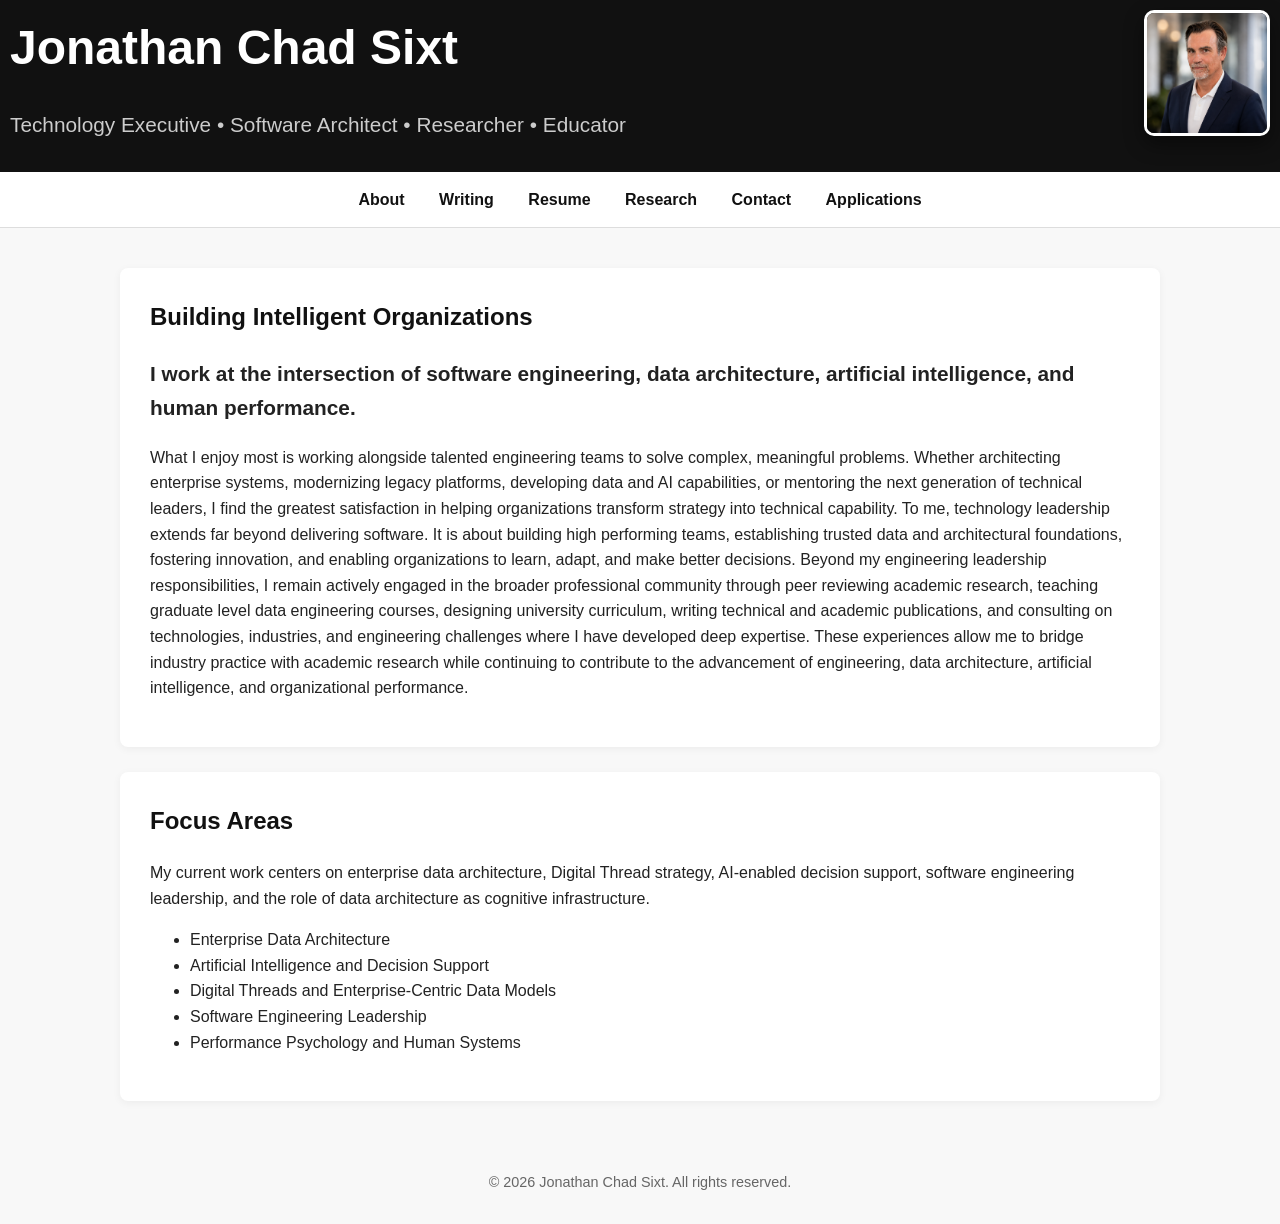
<file: index.html>
<!DOCTYPE html>
<html lang="en">
<head>
  <meta charset="UTF-8" />
  <meta name="viewport" content="width=device-width, initial-scale=1.0" />
  <title>Jonathan Chad Sixt Ph.D.</title>
  <link rel="stylesheet" href="css/styles.css">
</head>

<body>

<header>

    <img class="profile-photo"
         src="Documents/Photos/JCS Profile Image.png"
         alt="Jonathan Chad Sixt">

    <div class="header-content">

        <h1>Jonathan Chad Sixt</h1>

        <p>
            Technology Executive • Software Architect •
            Researcher • Educator
        </p>

    </div>

</header>

  <nav>
    <a href="About.html">About</a>
    <a href="Writings.html">Writing</a>
    <a href="Resume.html">Resume</a>
    <a href="Research.html">Research</a>
    <a href="Contact.html">Contact</a>
    <a href="Applications.html">Applications</a>
  </nav>

  <main>

    <section id="about">
      <h2>Building Intelligent Organizations</h2>
      <p class="tagline">
        I work at the intersection of software engineering, data architecture,
        artificial intelligence, and human performance.
      </p>
      <p>
        What I enjoy most is working alongside talented engineering teams to solve 
        complex, meaningful problems. Whether architecting enterprise systems, 
        modernizing legacy platforms, developing data and AI capabilities, or 
        mentoring the next generation of technical leaders, I find the greatest 
        satisfaction in helping organizations transform strategy into technical 
        capability. To me, technology leadership extends far beyond delivering 
        software. It is about building high performing teams, establishing trusted 
        data and architectural foundations, fostering innovation, and enabling 
        organizations to learn, adapt, and make better decisions. Beyond my 
        engineering leadership responsibilities, I remain actively engaged in the 
        broader professional community through peer reviewing academic research, 
        teaching graduate level data engineering courses, designing university 
        curriculum, writing technical and academic publications, and consulting on 
        technologies, industries, and engineering challenges where I have developed 
        deep expertise. These experiences allow me to bridge industry practice with 
        academic research while continuing to contribute to the advancement of engineering, 
        data architecture, artificial intelligence, and organizational performance.
      </p>
    </section>

    <section id="focus">
      <h2>Focus Areas</h2>
      <p>
        My current work centers on enterprise data architecture, Digital Thread
        strategy, AI-enabled decision support, software engineering leadership,
        and the role of data architecture as cognitive infrastructure.
      </p>
      <ul>
        <li>Enterprise Data Architecture</li>
        <li>Artificial Intelligence and Decision Support</li>
        <li>Digital Threads and Enterprise-Centric Data Models</li>
        <li>Software Engineering Leadership</li>
        <li>Performance Psychology and Human Systems</li>
      </ul>
    </section>

  </main>

  <footer>
    © 2026 Jonathan Chad Sixt. All rights reserved.
  </footer>

</body>
</html>
</file>
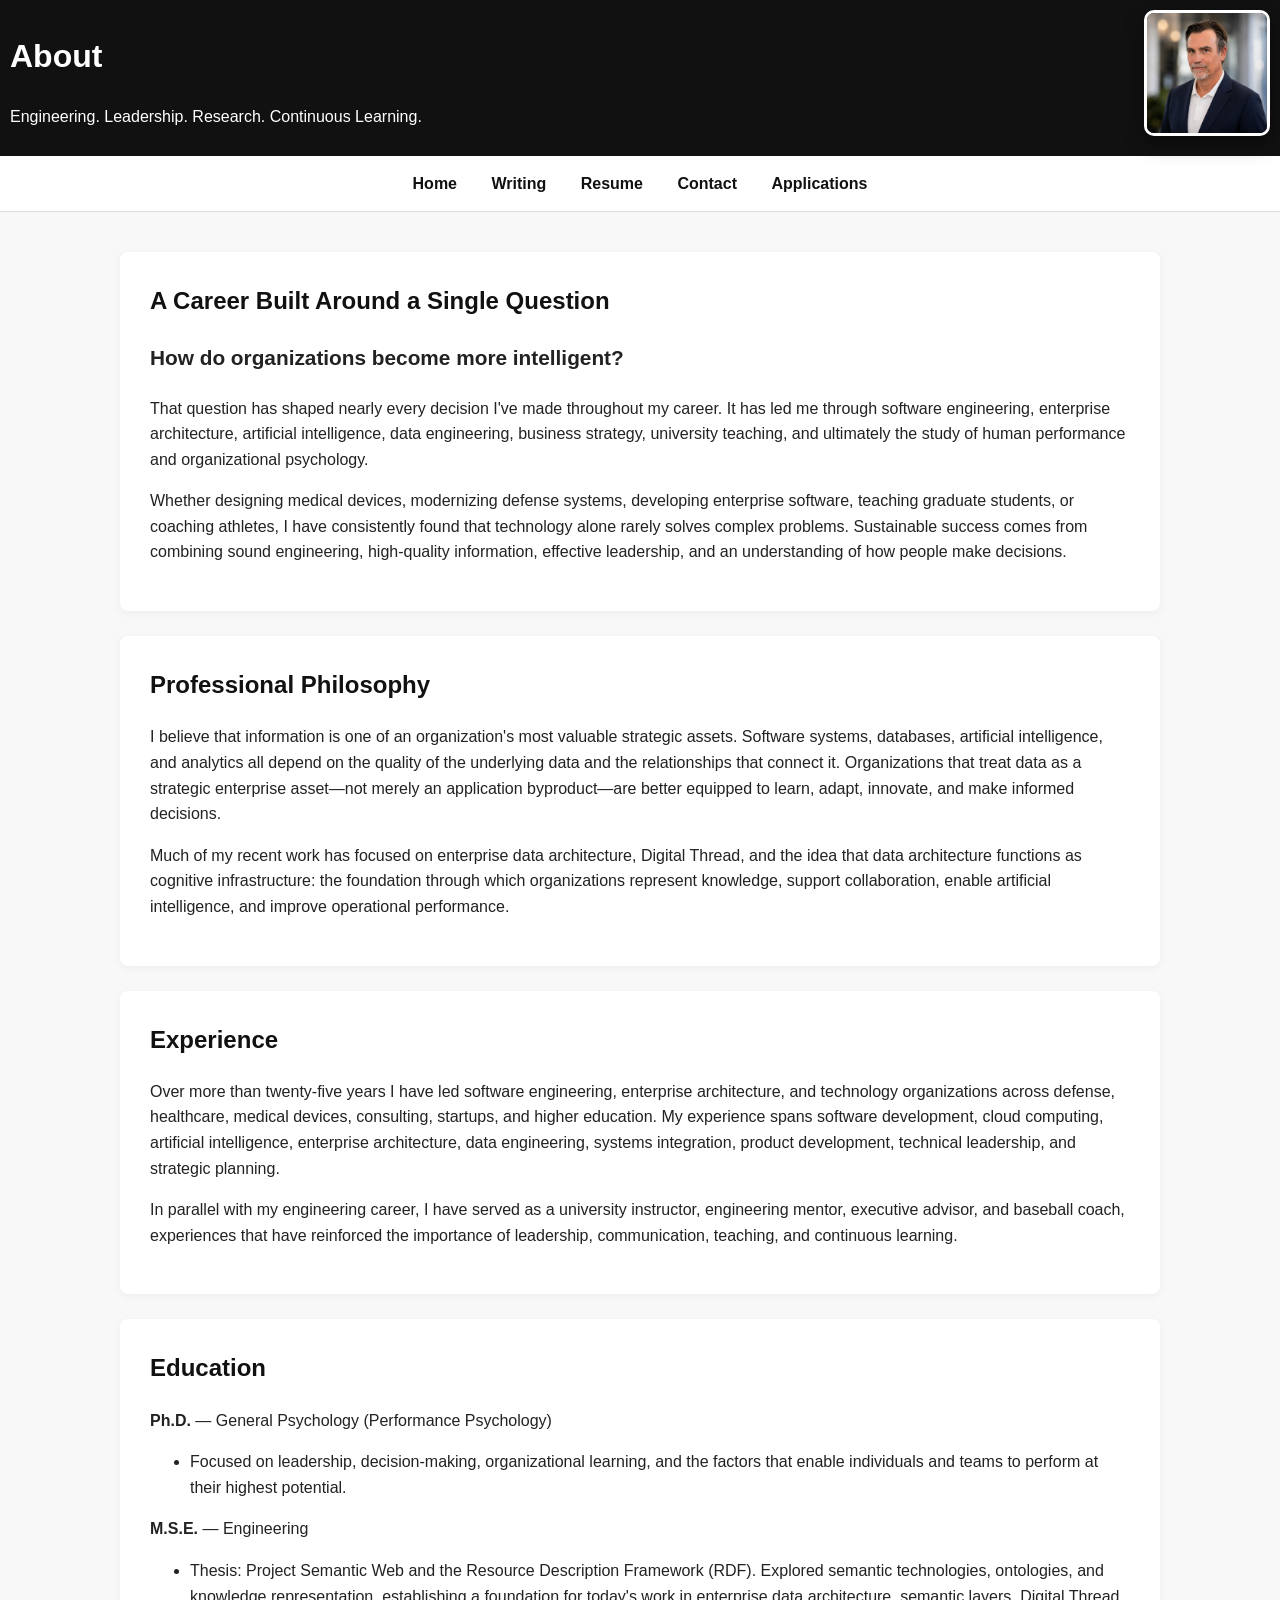
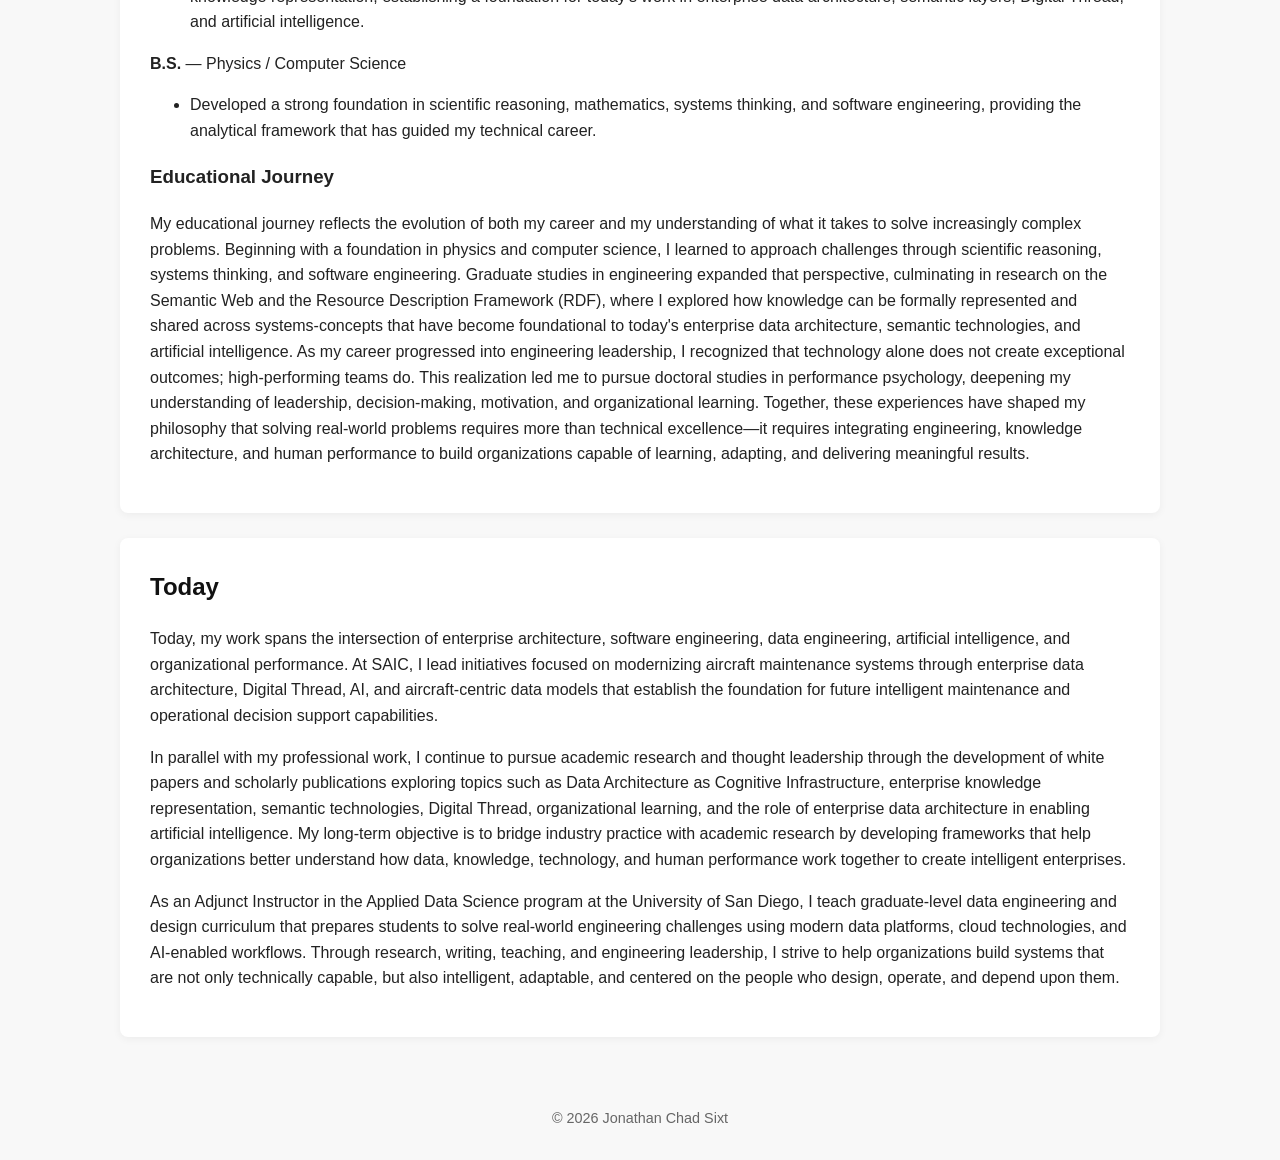
<file: About.html>
<!DOCTYPE html>
<html lang="en">
<head>
    <meta charset="UTF-8">
    <meta name="viewport" content="width=device-width, initial-scale=1.0">
    <title>About | Jonathan Chad Sixt</title>
    <link rel="stylesheet" href="css/styles.css">
</head>

<body>

<header>

    <img class="profile-photo"
         src="Documents\Photos\JCS Profile Image.png"
         alt="Jonathan Chad Sixt">

    <h1>About</h1>

    <p>Engineering. Leadership. Research. Continuous Learning.</p>

</header>

<nav>
    <a href="index.html">Home</a>
    <a href="Writings.html">Writing</a>
    <a href="Resume.html">Resume</a>
    <a href="Contact.html">Contact</a>
    <a href="Applications.html">Applications</a>
</nav>

<main>

<section>

<h2>A Career Built Around a Single Question</h2>

<p class="tagline">

How do organizations become more intelligent?

</p>

<p>

That question has shaped nearly every decision I've made throughout my
career. It has led me through software engineering, enterprise
architecture, artificial intelligence, data engineering, business
strategy, university teaching, and ultimately the study of human
performance and organizational psychology.

</p>

<p>

Whether designing medical devices, modernizing defense systems,
developing enterprise software, teaching graduate students, or coaching
athletes, I have consistently found that technology alone rarely solves
complex problems. Sustainable success comes from combining sound
engineering, high-quality information, effective leadership, and an
understanding of how people make decisions.

</p>

</section>

<section>

<h2>Professional Philosophy</h2>

<p>

I believe that information is one of an organization's most valuable
strategic assets. Software systems, databases, artificial intelligence,
and analytics all depend on the quality of the underlying data and the
relationships that connect it. Organizations that treat data as a
strategic enterprise asset—not merely an application byproduct—are better
equipped to learn, adapt, innovate, and make informed decisions.

</p>

<p>

Much of my recent work has focused on enterprise data architecture,
Digital Thread, and the idea that data architecture functions as
cognitive infrastructure: the foundation through which organizations
represent knowledge, support collaboration, enable artificial
intelligence, and improve operational performance.

</p>

</section>

<section>

<h2>Experience</h2>

<p>

Over more than twenty-five years I have led software engineering,
enterprise architecture, and technology organizations across defense,
healthcare, medical devices, consulting, startups, and higher education.
My experience spans software development, cloud computing, artificial
intelligence, enterprise architecture, data engineering, systems
integration, product development, technical leadership, and strategic
planning.

</p>

<p>

In parallel with my engineering career, I have served as a university
instructor, engineering mentor, executive advisor, and baseball coach,
experiences that have reinforced the importance of leadership,
communication, teaching, and continuous learning.

</p>

</section>

<section>

<h2>Education</h2>



<strong>Ph.D.</strong> — General Psychology (Performance Psychology)
<ul>
    <li>Focused on leadership, decision-making, organizational learning, and the factors that enable individuals and teams to 
        perform at their highest potential.</li>
</ul>
<strong>M.S.E.</strong> — Engineering
<ul>    
    <li>Thesis: Project Semantic Web and the Resource Description Framework (RDF). Explored semantic technologies, ontologies, 
        and knowledge representation, establishing a foundation for today's work in enterprise data architecture, semantic layers, 
        Digital Thread, and artificial intelligence.</li>
</ul>
<strong>B.S.</strong> — Physics / Computer Science
 <ul>   
    <li>Developed a strong foundation in scientific reasoning, mathematics, systems thinking, and software engineering, providing 
        the analytical framework that has guided my technical career.</li>
</ul>

<p>
<h3>Educational Journey</h3>
My educational journey reflects the evolution of both my career and my understanding of what it takes to solve increasingly complex 
problems. Beginning with a foundation in physics and computer science, I learned to approach challenges through scientific reasoning, 
systems thinking, and software engineering. Graduate studies in engineering expanded that perspective, culminating in research on the 
Semantic Web and the Resource Description Framework (RDF), where I explored how knowledge can be formally represented and shared across 
systems-concepts that have become foundational to today's enterprise data architecture, semantic technologies, and artificial 
intelligence. As my career progressed into engineering leadership, I recognized that technology alone does not create exceptional 
outcomes; high-performing teams do. This realization led me to pursue doctoral studies in performance psychology, deepening my 
understanding of leadership, decision-making, motivation, and organizational learning. Together, these experiences have shaped my 
philosophy that solving real-world problems requires more than technical excellence—it requires integrating engineering, knowledge 
architecture, and human performance to build organizations capable of learning, adapting, and delivering meaningful results.

</p>

</section>

<section>

<h2>Today</h2>

<p>

Today, my work spans the intersection of enterprise architecture, software engineering, data engineering, artificial 
intelligence, and organizational performance. At SAIC, I lead initiatives focused on modernizing aircraft maintenance systems 
through enterprise data architecture, Digital Thread, AI, and aircraft-centric data models that establish the foundation for 
future intelligent maintenance and operational decision support capabilities.
</p><p>
In parallel with my professional work, I continue to pursue academic research and thought leadership through the development of 
white papers and scholarly publications exploring topics such as Data Architecture as Cognitive Infrastructure, enterprise 
knowledge representation, semantic technologies, Digital Thread, organizational learning, and the role of enterprise data 
architecture in enabling artificial intelligence. My long-term objective is to bridge industry practice with academic research 
by developing frameworks that help organizations better understand how data, knowledge, technology, and human performance work 
together to create intelligent enterprises.
</p><p>
As an Adjunct Instructor in the Applied Data Science program at the University of San Diego, I teach graduate-level data engineering 
and design curriculum that prepares students to solve real-world engineering challenges using modern data platforms, cloud technologies, 
and AI-enabled workflows. Through research, writing, teaching, and engineering leadership, I strive to help organizations build systems 
that are not only technically capable, but also intelligent, adaptable, and centered on the people who design, operate, and depend 
upon them.
</p>

</section>

</main>

<footer>

© 2026 Jonathan Chad Sixt

</footer>

</body>
</html>
</file>
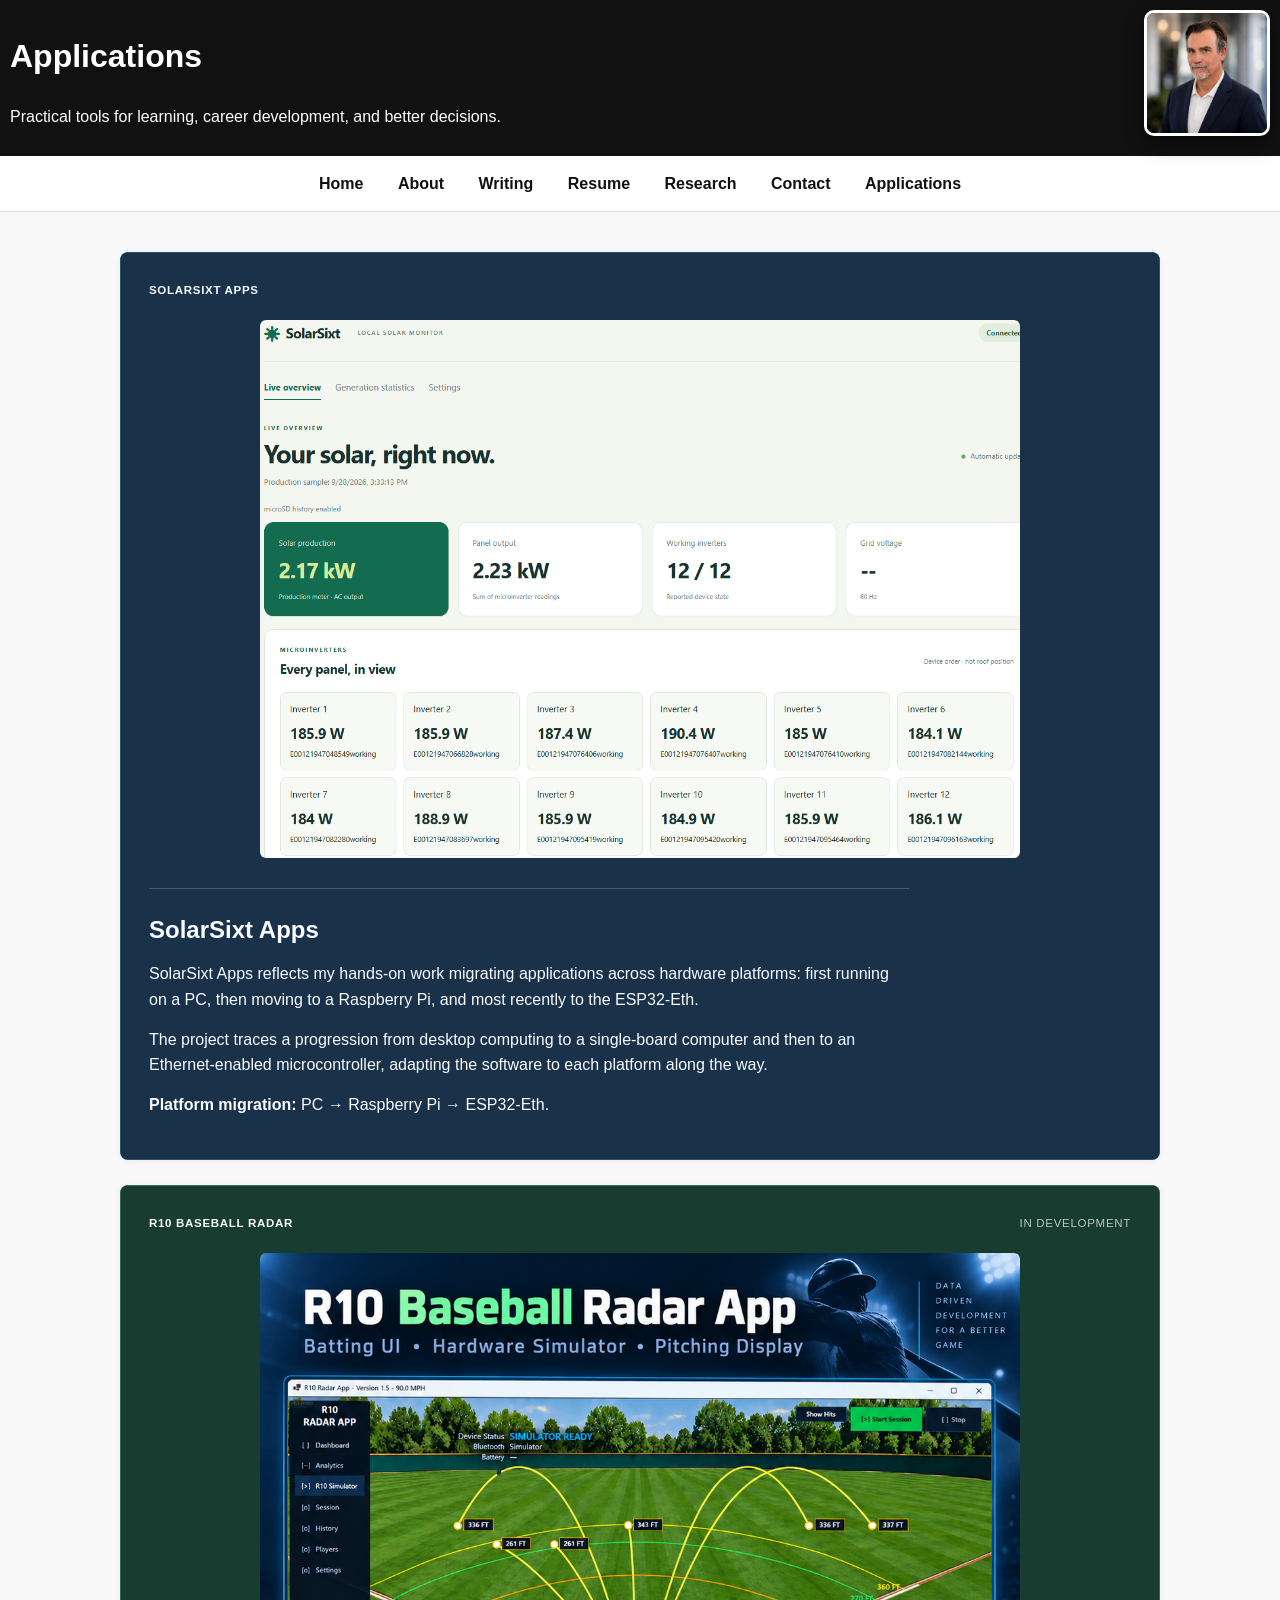
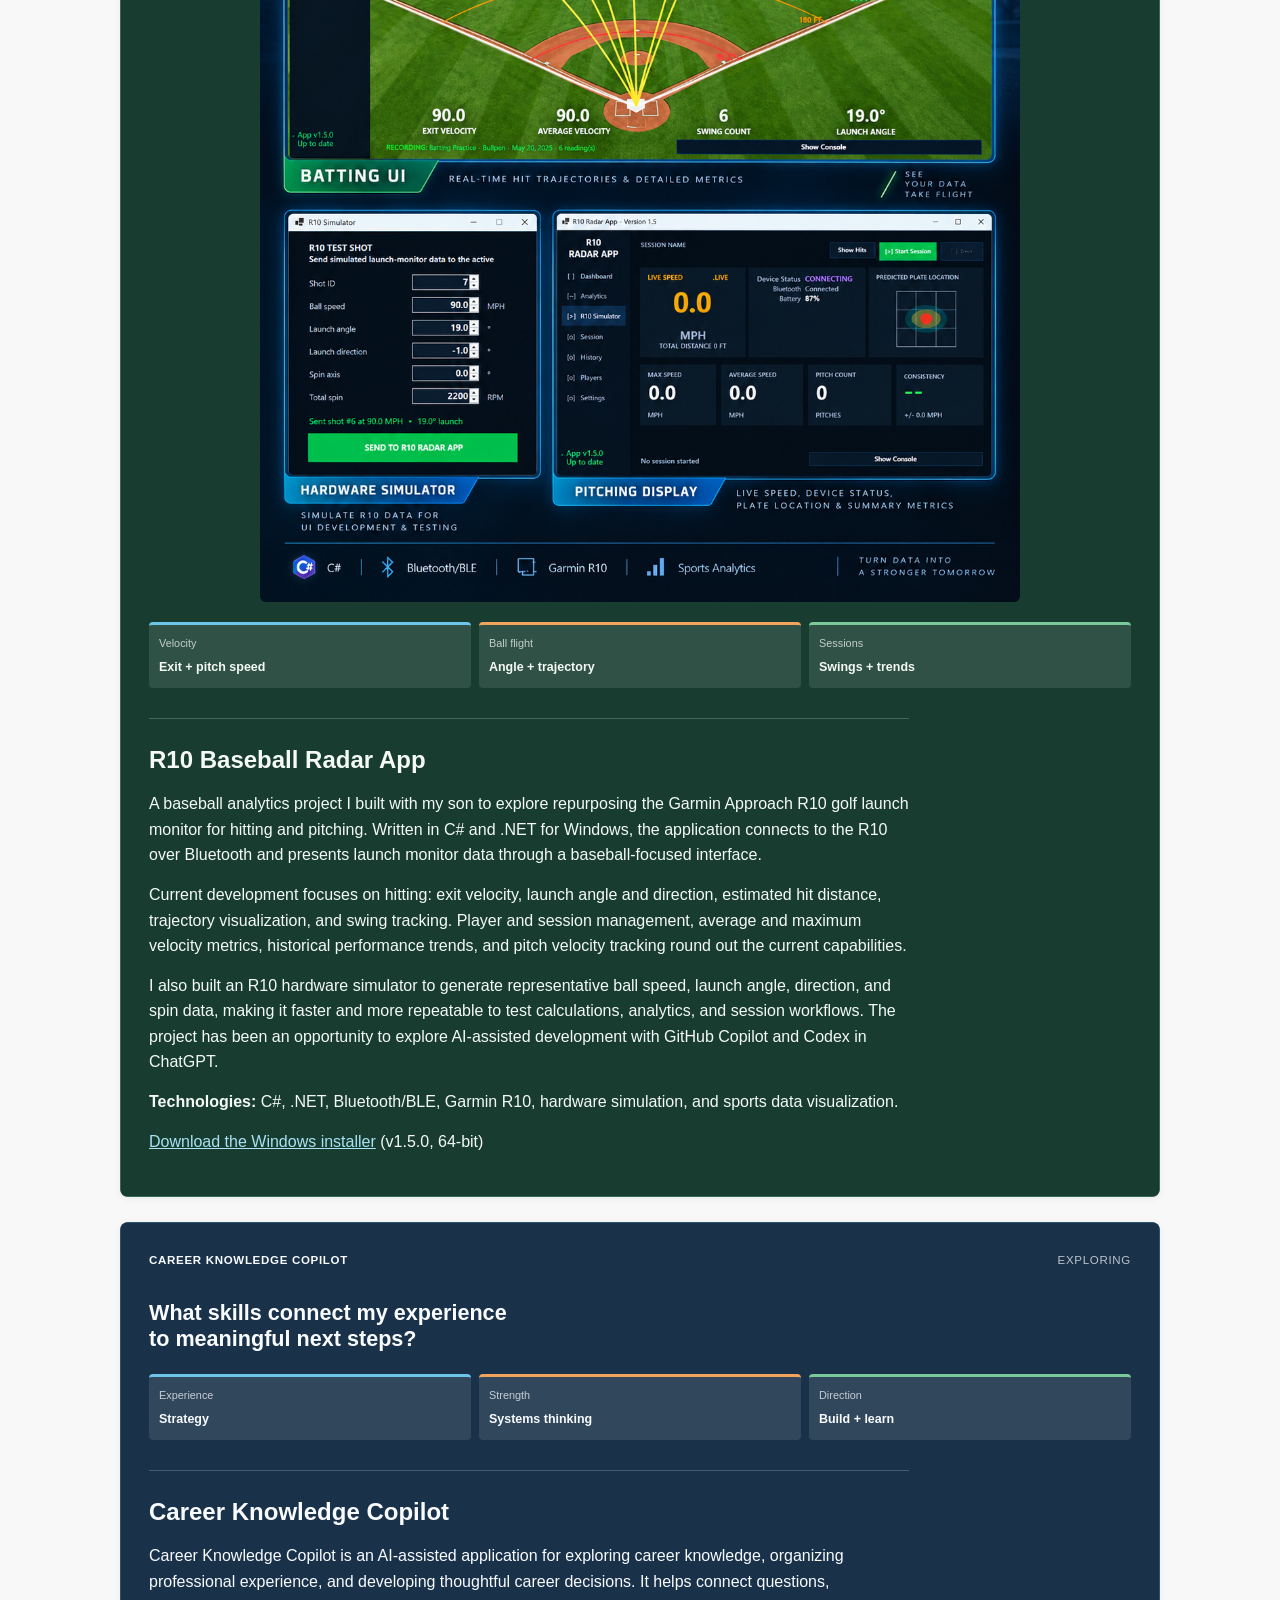
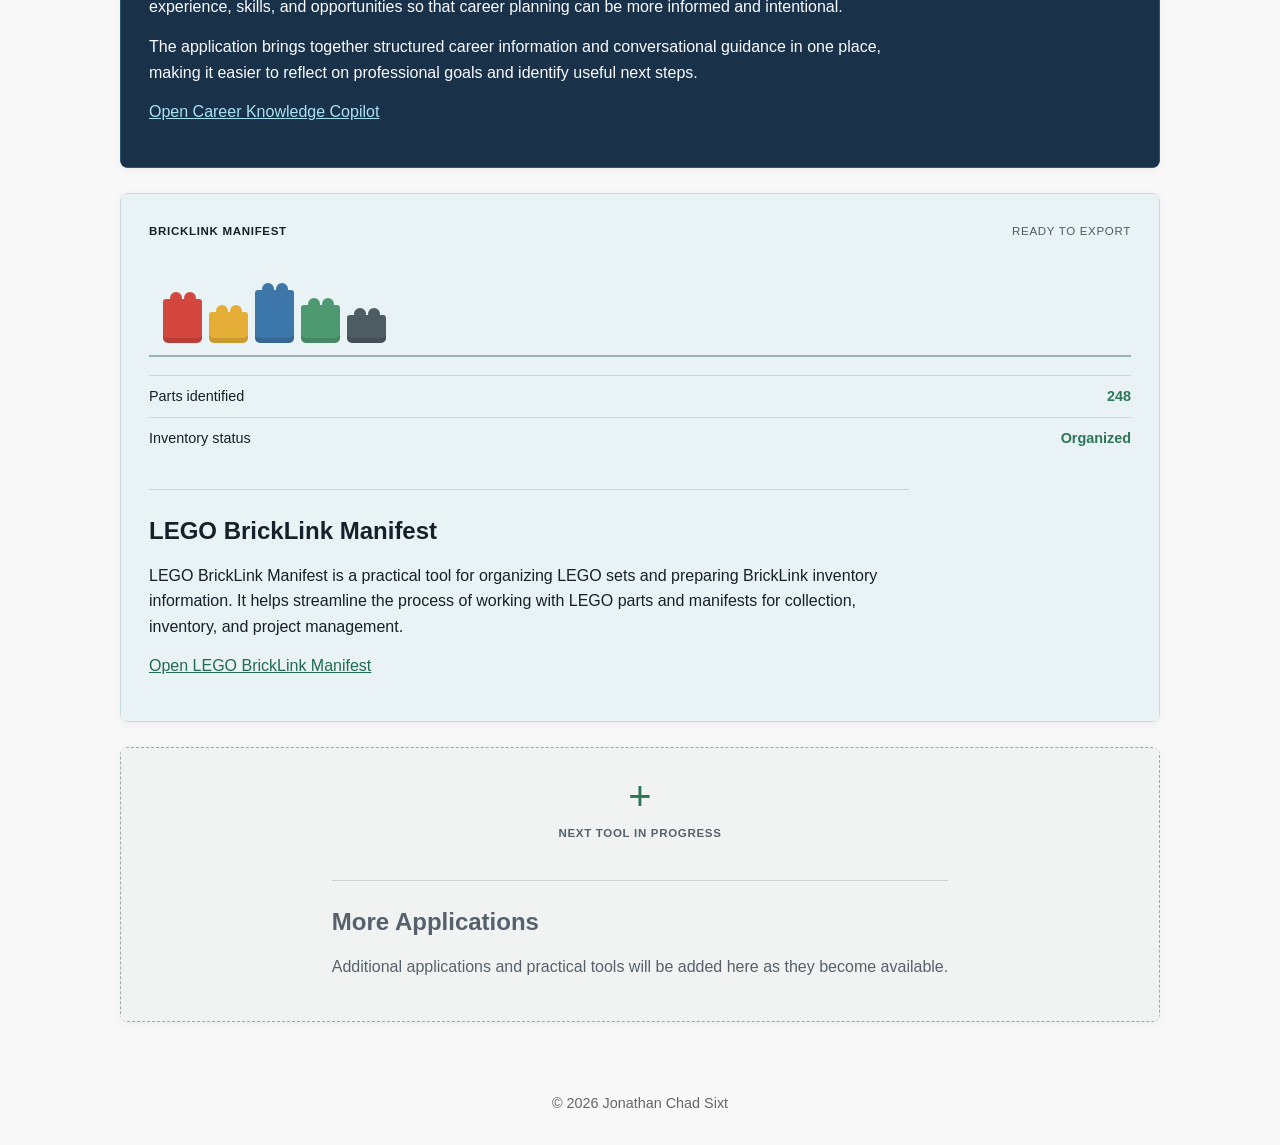
<file: Applications.html>
<!DOCTYPE html>
<html lang="en">
<head>
    <meta charset="UTF-8">
    <meta name="viewport" content="width=device-width, initial-scale=1.0">
    <title>Applications | Jonathan Chad Sixt</title>
    <link rel="stylesheet" href="css/styles.css">
</head>

<body>

<header>

    <img class="profile-photo"
         src="Documents/Photos/JCS Profile Image.png"
         alt="Jonathan Chad Sixt">

    <h1>Applications</h1>

    <p>Practical tools for learning, career development, and better decisions.</p>

</header>

<nav>
    <a href="index.html">Home</a>
    <a href="About.html">About</a>
    <a href="Writings.html">Writing</a>
    <a href="Resume.html">Resume</a>
    <a href="Research.html">Research</a>
    <a href="Contact.html">Contact</a>
    <a href="Applications.html">Applications</a>
</nav>

<main>

<section class="application-card solar-card" aria-labelledby="solar-title">

<div class="application-visual solar-visual">
    <div class="visual-topline">
        <span class="visual-kicker">SolarSixt Apps</span>
    </div>
    <a href="Documents/Photos/SolarSixtApp.png" aria-label="View SolarSixt dashboard screenshot at full size">
        <img class="solar-image"
             src="Documents/Photos/SolarSixtApp.png"
             alt="SolarSixt live dashboard showing solar production, panel output, working inverter count, and individual microinverter readings."
             width="1282" height="908" decoding="async">
    </a>
    <div class="application-details">
        <h2 id="solar-title">SolarSixt Apps</h2>
        <p>SolarSixt Apps reflects my hands-on work migrating applications across hardware platforms: first running on a PC, then moving to a Raspberry Pi, and most recently to the ESP32-Eth.</p>
        <p>The project traces a progression from desktop computing to a single-board computer and then to an Ethernet-enabled microcontroller, adapting the software to each platform along the way.</p>
        <p><strong>Platform migration:</strong> PC &rarr; Raspberry Pi &rarr; ESP32-Eth.</p>
    </div>
</div>

</section>

<section class="application-card radar-card" aria-labelledby="radar-title">

<div class="application-visual radar-visual">
    <div class="visual-topline">
        <span class="visual-kicker">R10 Baseball Radar</span>
        <span class="visual-status">In development</span>
    </div>
    <img class="radar-image"
         src="Documents/Photos/R10BaseballRadarAppSlick.png"
         alt="R10 Baseball Radar App showing the batting interface with hit trajectories, hardware simulator controls, and pitching dashboard."
         width="1122" height="1402" decoding="async">
    <div class="signal-grid">
        <div class="signal signal-blue"><span>Velocity</span><strong>Exit + pitch speed</strong></div>
        <div class="signal signal-orange"><span>Ball flight</span><strong>Angle + trajectory</strong></div>
        <div class="signal signal-green"><span>Sessions</span><strong>Swings + trends</strong></div>
    </div>
    <div class="application-details">
        <h2 id="radar-title">R10 Baseball Radar App</h2>
        <p>A baseball analytics project I built with my son to explore repurposing the Garmin Approach R10 golf launch monitor for hitting and pitching. Written in C# and .NET for Windows, the application connects to the R10 over Bluetooth and presents launch monitor data through a baseball-focused interface.</p>
        <p>Current development focuses on hitting: exit velocity, launch angle and direction, estimated hit distance, trajectory visualization, and swing tracking. Player and session management, average and maximum velocity metrics, historical performance trends, and pitch velocity tracking round out the current capabilities.</p>
        <p>I also built an R10 hardware simulator to generate representative ball speed, launch angle, direction, and spin data, making it faster and more repeatable to test calculations, analytics, and session workflows. The project has been an opportunity to explore AI-assisted development with GitHub Copilot and Codex in ChatGPT.</p>
        <p><strong>Technologies:</strong> C#, .NET, Bluetooth/BLE, Garmin R10, hardware simulation, and sports data visualization.</p>
        <p><a href="https://github.com/chadsixt/R10RadarApp/releases/download/v1.5.0/R10RadarApp-1.5.0-win-x64-Setup.exe">Download the Windows installer</a> (v1.5.0, 64-bit)</p>
    </div>
</div>

</section>

<section class="application-card career-card">

<div class="application-visual career-visual" aria-label="Career Knowledge Copilot preview">
    <div class="visual-topline">
        <span class="visual-kicker">Career Knowledge Copilot</span>
        <span class="visual-status">Exploring</span>
    </div>
    <div class="career-question">What skills connect my experience to meaningful next steps?</div>
    <div class="signal-grid">
        <div class="signal signal-blue"><span>Experience</span><strong>Strategy</strong></div>
        <div class="signal signal-orange"><span>Strength</span><strong>Systems thinking</strong></div>
        <div class="signal signal-green"><span>Direction</span><strong>Build + learn</strong></div>
    </div>
    <div class="application-details">
        <h2>Career Knowledge Copilot</h2>
        <p>Career Knowledge Copilot is an AI-assisted application for exploring career knowledge, organizing professional experience, and developing thoughtful career decisions. It helps connect questions, experience, skills, and opportunities so that career planning can be more informed and intentional.</p>
        <p>The application brings together structured career information and conversational guidance in one place, making it easier to reflect on professional goals and identify useful next steps.</p>
        <p><a href="https://career-knowledge-copilot-vkvfnr4xrhsa7zmojah6d3.streamlit.app/" target="_blank" rel="noopener noreferrer">Open Career Knowledge Copilot</a></p>
    </div>
</div>

</section>

<section class="application-card lego-card">

<div class="application-visual lego-visual" aria-label="LEGO BrickLink Manifest preview">
    <div class="visual-topline">
        <span class="visual-kicker">BrickLink Manifest</span>
        <span class="visual-status">Ready to export</span>
    </div>
    <div class="lego-scene" aria-hidden="true">
        <div class="brick brick-red"></div>
        <div class="brick brick-yellow"></div>
        <div class="brick brick-blue"></div>
        <div class="brick brick-green"></div>
        <div class="brick brick-dark"></div>
    </div>
    <div class="manifest-row"><span>Parts identified</span><strong>248</strong></div>
    <div class="manifest-row"><span>Inventory status</span><strong>Organized</strong></div>
    <div class="application-details">
        <h2>LEGO BrickLink Manifest</h2>
        <p>LEGO BrickLink Manifest is a practical tool for organizing LEGO sets and preparing BrickLink inventory information. It helps streamline the process of working with LEGO parts and manifests for collection, inventory, and project management.</p>
        <p><a href="https://lego-bricklink-manifestgit-ehspj7pbhcy4waqlc4zejw.streamlit.app/" target="_blank" rel="noopener noreferrer">Open LEGO BrickLink Manifest</a></p>
    </div>
</div>

</section>

<section class="application-card more-card">

<div class="application-visual more-visual" aria-hidden="true">
    <span class="more-mark">+</span>
    <span class="visual-kicker">Next tool in progress</span>
    <div class="application-details">
        <h2>More Applications</h2>
        <p>Additional applications and practical tools will be added here as they become available.</p>
    </div>
</div>

</section>

</main>

<footer>
    © 2026 Jonathan Chad Sixt
</footer>

</body>
</html>
</file>
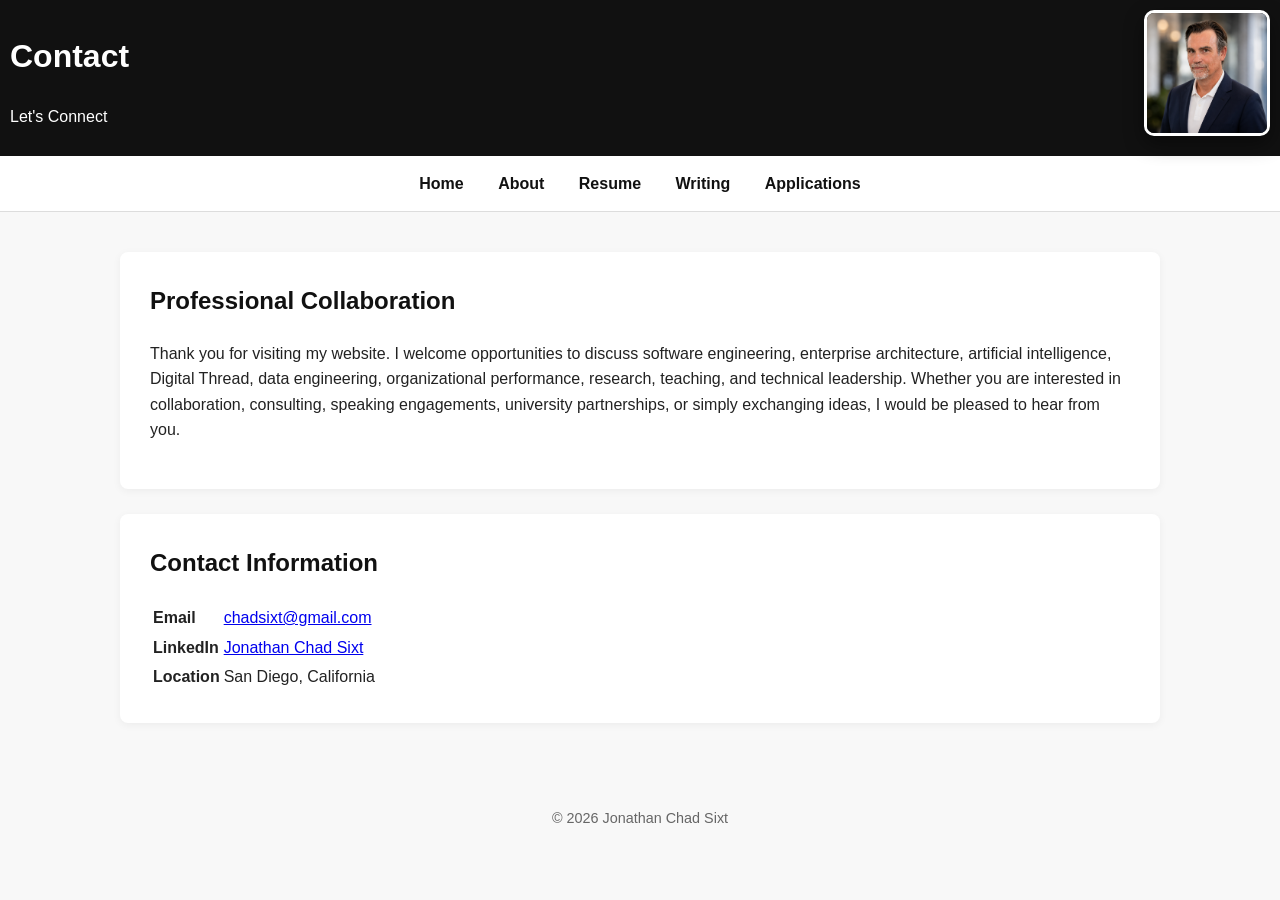
<file: Contact.html>
<!DOCTYPE html>
<html lang="en">

<head>
    <meta charset="UTF-8">
    <meta name="viewport" content="width=device-width, initial-scale=1.0">
    <title>Contact | Jonathan Chad Sixt</title>

    <link rel="stylesheet" href="css/styles.css">

</head>

<body>

<header>

    <img class="profile-photo"
         src="Documents/Photos/JCS Profile Image.png"
         alt="Jonathan Chad Sixt">

    <h1>Contact</h1>

    <p>Let's Connect</p>

</header>

<nav>

    <a href="index.html">Home</a>
    <a href="About.html">About</a>
    <a href="Resume.html">Resume</a>
    <a href="Writings.html">Writing</a>
    <a href="Applications.html">Applications</a>
</nav>

<main>

<section>

<h2>Professional Collaboration</h2>

<p>

Thank you for visiting my website.

I welcome opportunities to discuss software engineering,
enterprise architecture, artificial intelligence, Digital Thread,
data engineering, organizational performance, research,
teaching, and technical leadership.

Whether you are interested in collaboration, consulting,
speaking engagements, university partnerships,
or simply exchanging ideas, I would be pleased to hear from you.

</p>

</section>

<section>

<h2>Contact Information</h2>

<table>

<tr>
<td><strong>Email</strong></td>
<td>
<a href="mailto:chadsixt@gmail.com">
chadsixt@gmail.com
</a>
</td>
</tr>

<tr>
<td><strong>LinkedIn</strong></td>
<td>
<a href="https://www.linkedin.com/in/jonathan-chad-sixt-ph-d-m-sc-55900823/"
target="_blank">
Jonathan Chad Sixt
</a>
</td>
</tr>

<tr>
<td><strong>Location</strong></td>
<td>San Diego, California</td>
</tr>

</table>

</section>

</main>

<footer>

<p>
© 2026 Jonathan Chad Sixt
</p>

</footer>

</body>

</html>
</file>
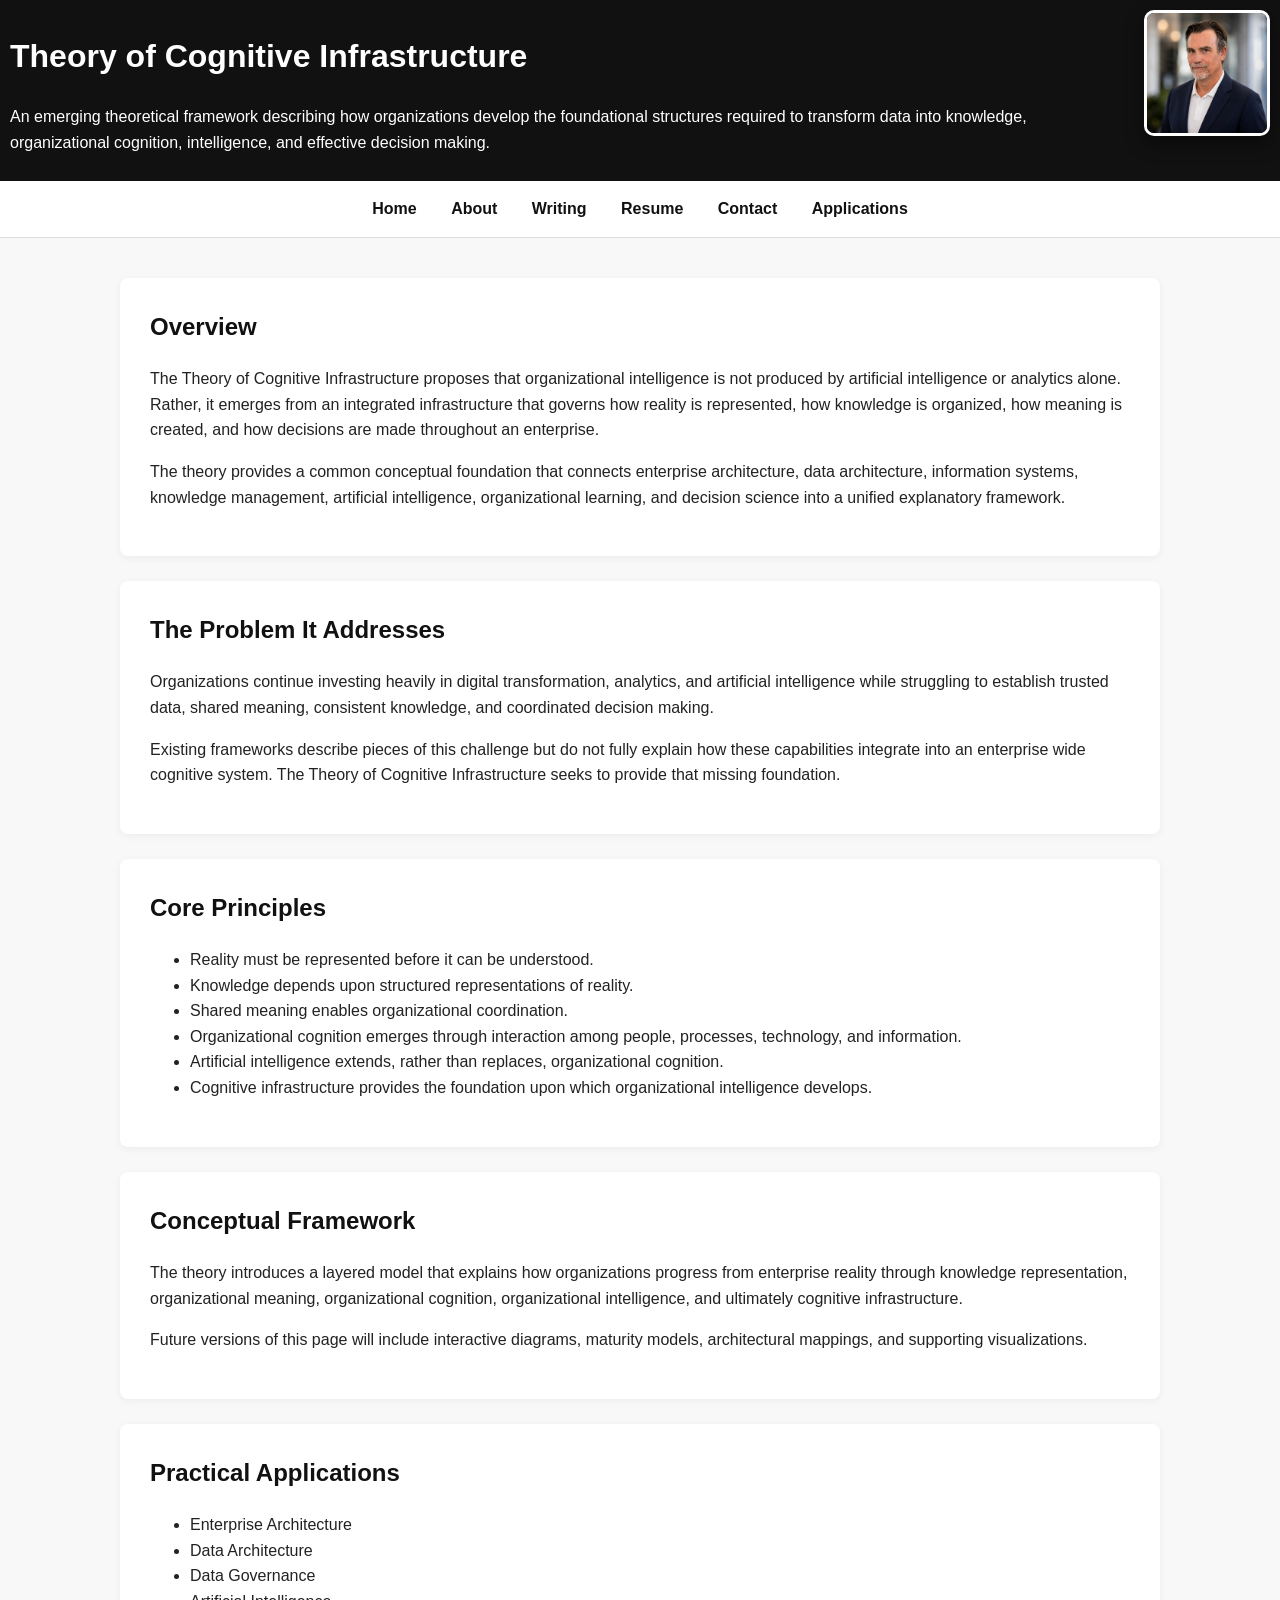
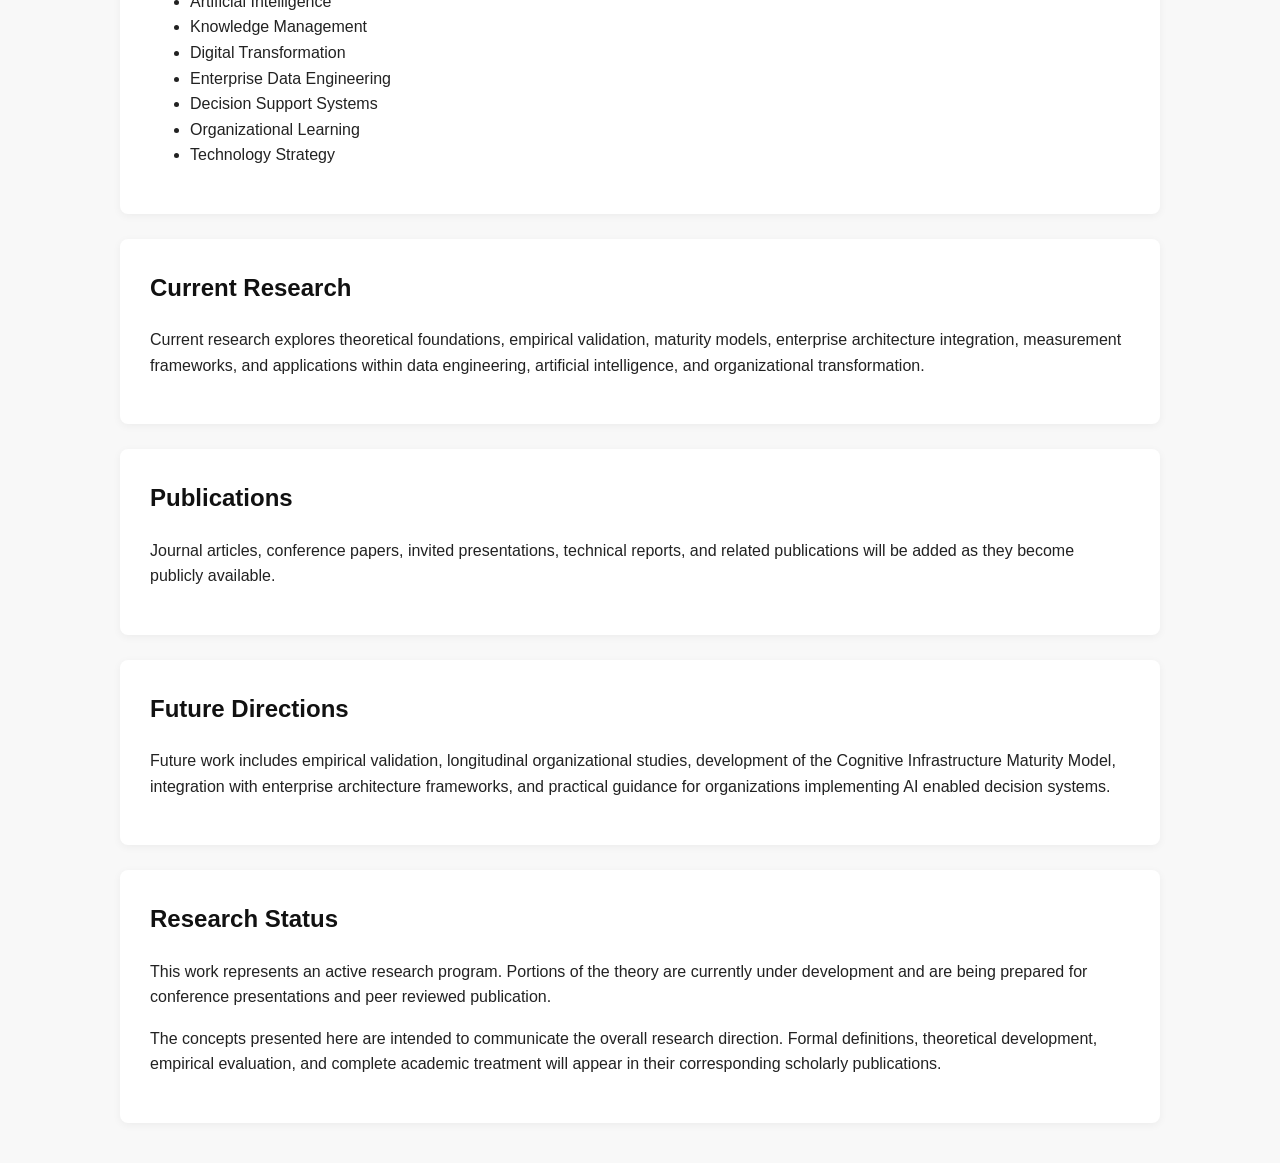
<file: Research.html>
<!DOCTYPE html>
<html lang="en">
   <head>
    <meta charset="UTF-8">
    <meta name="viewport" content="width=device-width, initial-scale=1.0">
    <title>Research | Jonathan Chad Sixt</title>

    <link rel="stylesheet" href="css/styles.css">

</head>

<body>

<header>

    <img class="profile-photo"
         src="Documents/Photos/JCS Profile Image.png"
         alt="Jonathan Chad Sixt">

    <h1>Theory of Cognitive Infrastructure </h1>

    <p class="hero-description">
            An emerging theoretical framework describing how organizations
            develop the foundational structures required to transform data
            into knowledge, organizational cognition, intelligence, and
            effective decision making.
        </p>
</header>

<nav>
    <a href="index.html">Home</a>
    <a href="About.html">About</a>
    <a href="Writings.html">Writing</a>
    <a href="Resume.html">Resume</a>
    <a href="Contact.html">Contact</a>
    <a href="Applications.html">Applications</a>
</nav>
 

<main>

<section class="content-section">

<div class="content-container">

<h2>Overview</h2>

<p>

The Theory of Cognitive Infrastructure proposes that organizational
intelligence is not produced by artificial intelligence or analytics
alone. Rather, it emerges from an integrated infrastructure that governs
how reality is represented, how knowledge is organized, how meaning is
created, and how decisions are made throughout an enterprise.

</p>

<p>

The theory provides a common conceptual foundation that connects
enterprise architecture, data architecture, information systems,
knowledge management, artificial intelligence, organizational learning,
and decision science into a unified explanatory framework.

</p>

</div>

</section>

<section class="content-section alternate-section">

<div class="content-container">

<h2>The Problem It Addresses</h2>

<p>

Organizations continue investing heavily in digital transformation,
analytics, and artificial intelligence while struggling to establish
trusted data, shared meaning, consistent knowledge, and coordinated
decision making.

</p>

<p>

Existing frameworks describe pieces of this challenge but do not fully
explain how these capabilities integrate into an enterprise wide
cognitive system.

The Theory of Cognitive Infrastructure seeks to provide that missing
foundation.

</p>

</div>

</section>

<section class="content-section">

<div class="content-container">

<h2>Core Principles</h2>

<ul>

<li>Reality must be represented before it can be understood.</li>

<li>Knowledge depends upon structured representations of reality.</li>

<li>Shared meaning enables organizational coordination.</li>

<li>Organizational cognition emerges through interaction among people,
processes, technology, and information.</li>

<li>Artificial intelligence extends, rather than replaces,
organizational cognition.</li>

<li>Cognitive infrastructure provides the foundation upon which
organizational intelligence develops.</li>

</ul>

</div>

</section>

<section class="content-section alternate-section">

<div class="content-container">

<h2>Conceptual Framework</h2>

<p>

The theory introduces a layered model that explains how organizations
progress from enterprise reality through knowledge representation,
organizational meaning, organizational cognition, organizational
intelligence, and ultimately cognitive infrastructure.

</p>

<p>

Future versions of this page will include interactive diagrams,
maturity models, architectural mappings, and supporting visualizations.

</p>

</div>

</section>

<section class="content-section">

<div class="content-container">

<h2>Practical Applications</h2>

<ul>

<li>Enterprise Architecture</li>

<li>Data Architecture</li>

<li>Data Governance</li>

<li>Artificial Intelligence</li>

<li>Knowledge Management</li>

<li>Digital Transformation</li>

<li>Enterprise Data Engineering</li>

<li>Decision Support Systems</li>

<li>Organizational Learning</li>

<li>Technology Strategy</li>

</ul>

</div>

</section>

<section class="content-section alternate-section">

<div class="content-container">

<h2>Current Research</h2>

<p>

Current research explores theoretical foundations, empirical
validation, maturity models, enterprise architecture integration,
measurement frameworks, and applications within data engineering,
artificial intelligence, and organizational transformation.

</p>

</div>

</section>

<section class="content-section">

<div class="content-container">

<h2>Publications</h2>

<p>

Journal articles, conference papers, invited presentations, technical
reports, and related publications will be added as they become publicly
available.

</p>

</div>

</section>

<section class="content-section alternate-section">

<div class="content-container">

<h2>Future Directions</h2>

<p>

Future work includes empirical validation, longitudinal organizational
studies, development of the Cognitive Infrastructure Maturity Model,
integration with enterprise architecture frameworks, and practical
guidance for organizations implementing AI enabled decision systems.

</p>

</div>

</section>

<section class="content-section">

<div class="content-container">

<div class="service-card">

<h2>Research Status</h2>

<p>

This work represents an active research program. Portions of the theory
are currently under development and are being prepared for conference
presentations and peer reviewed publication.

</p>

<p>

The concepts presented here are intended to communicate the overall
research direction. Formal definitions, theoretical development,
empirical evaluation, and complete academic treatment will appear in
their corresponding scholarly publications.

</p>

</div>

</div>

</section>

</main>

</body>
</html>
</file>
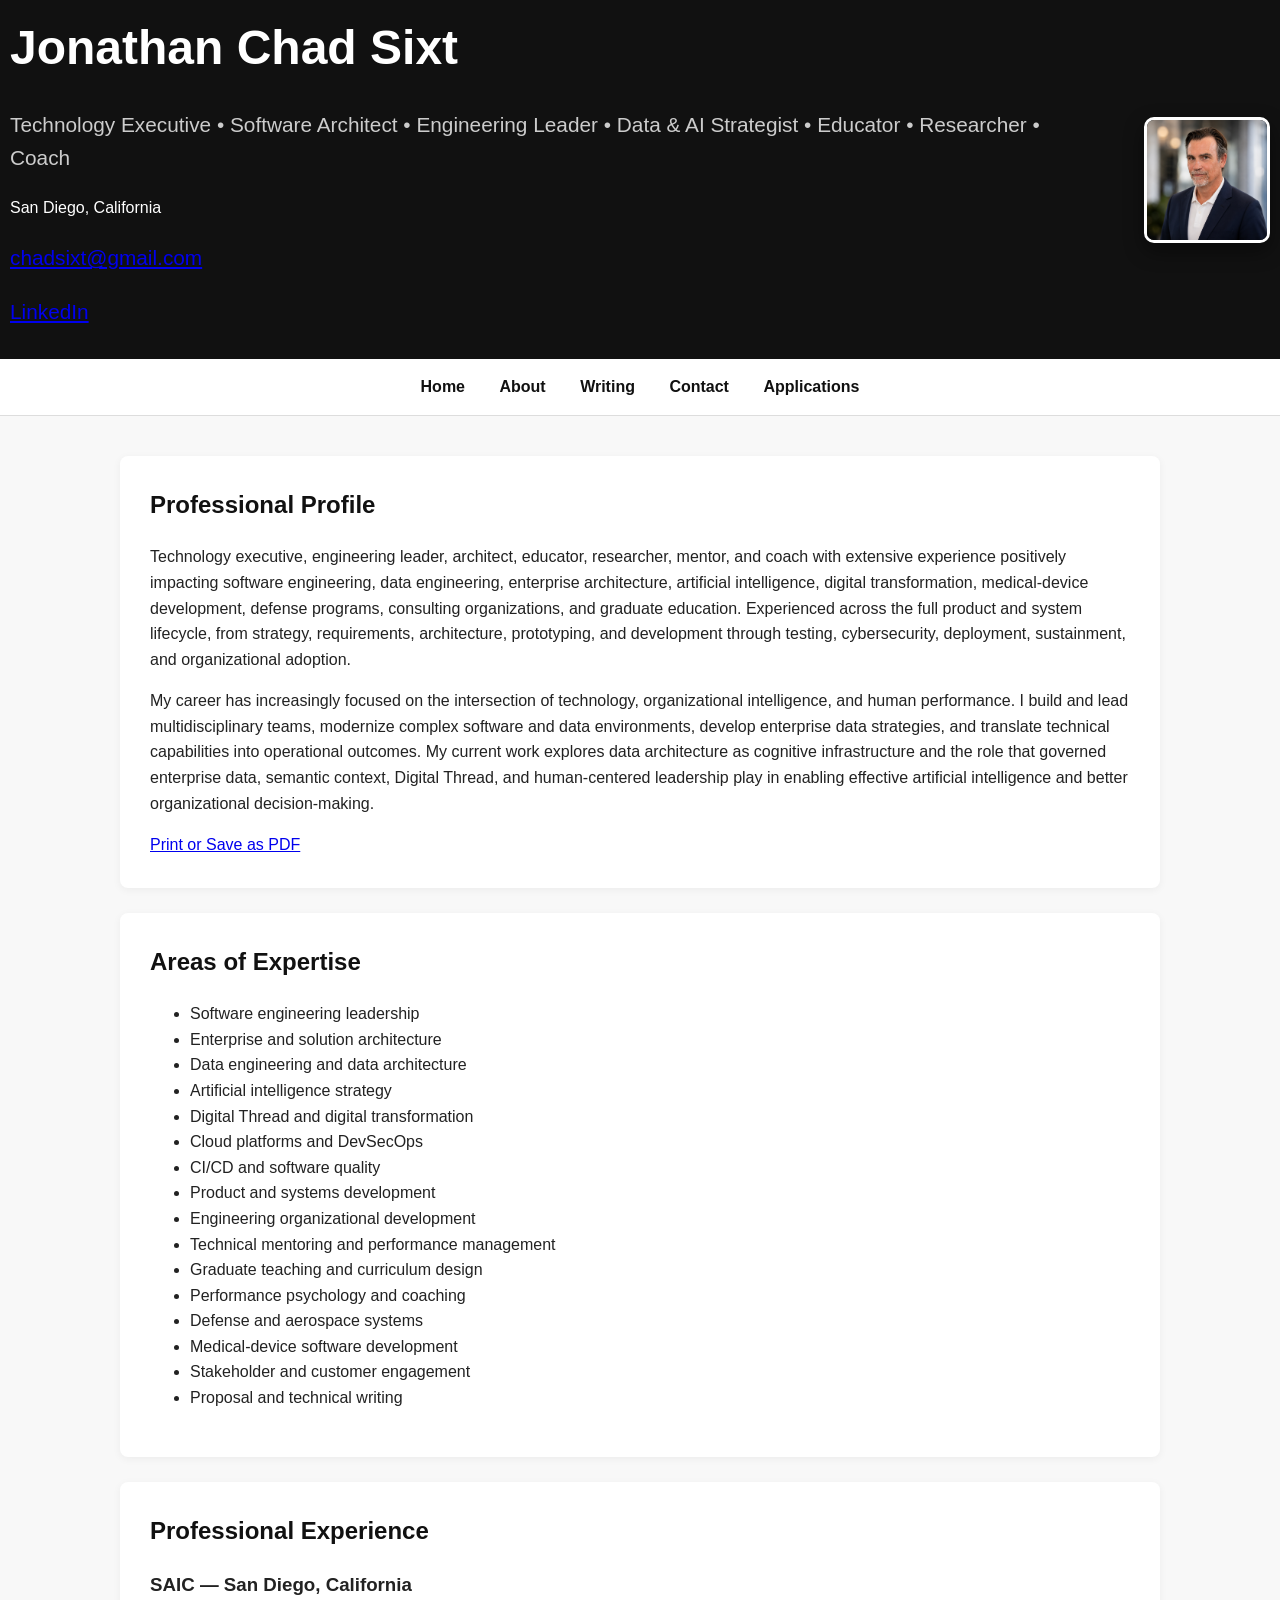
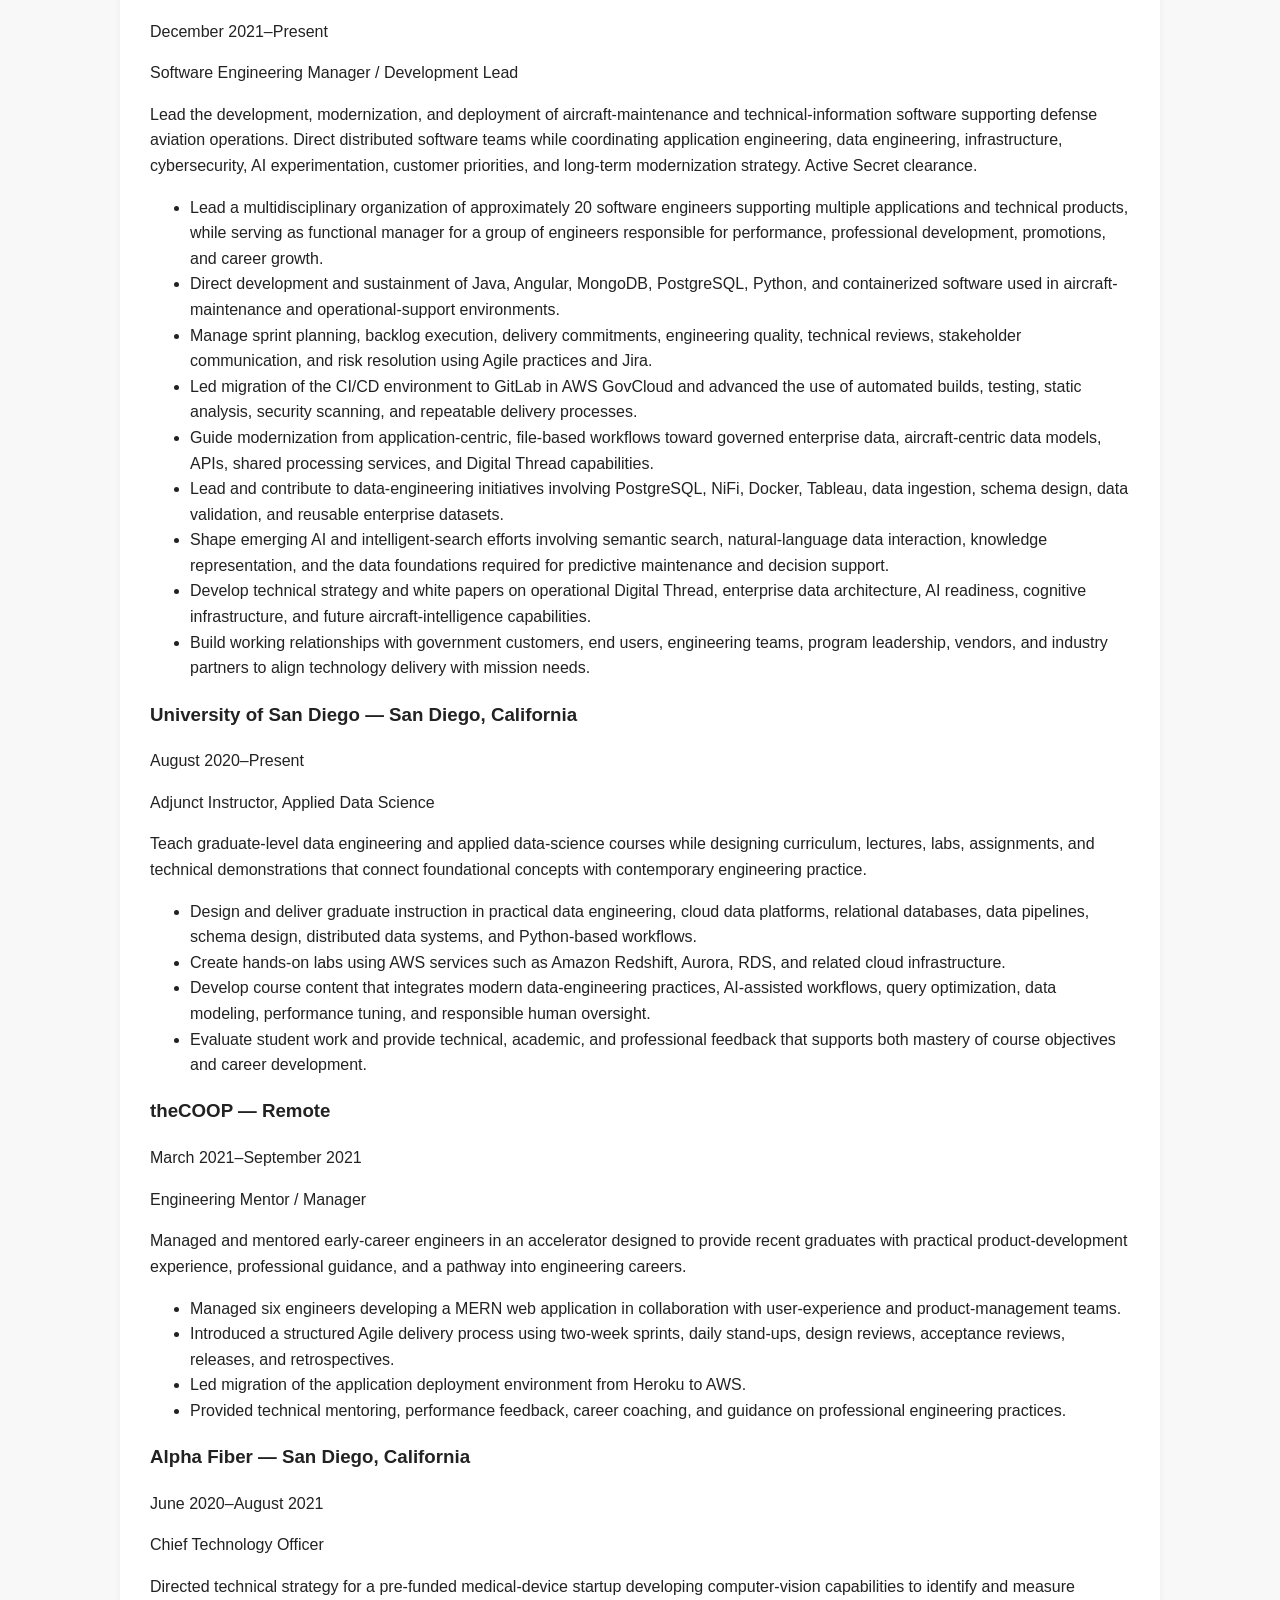
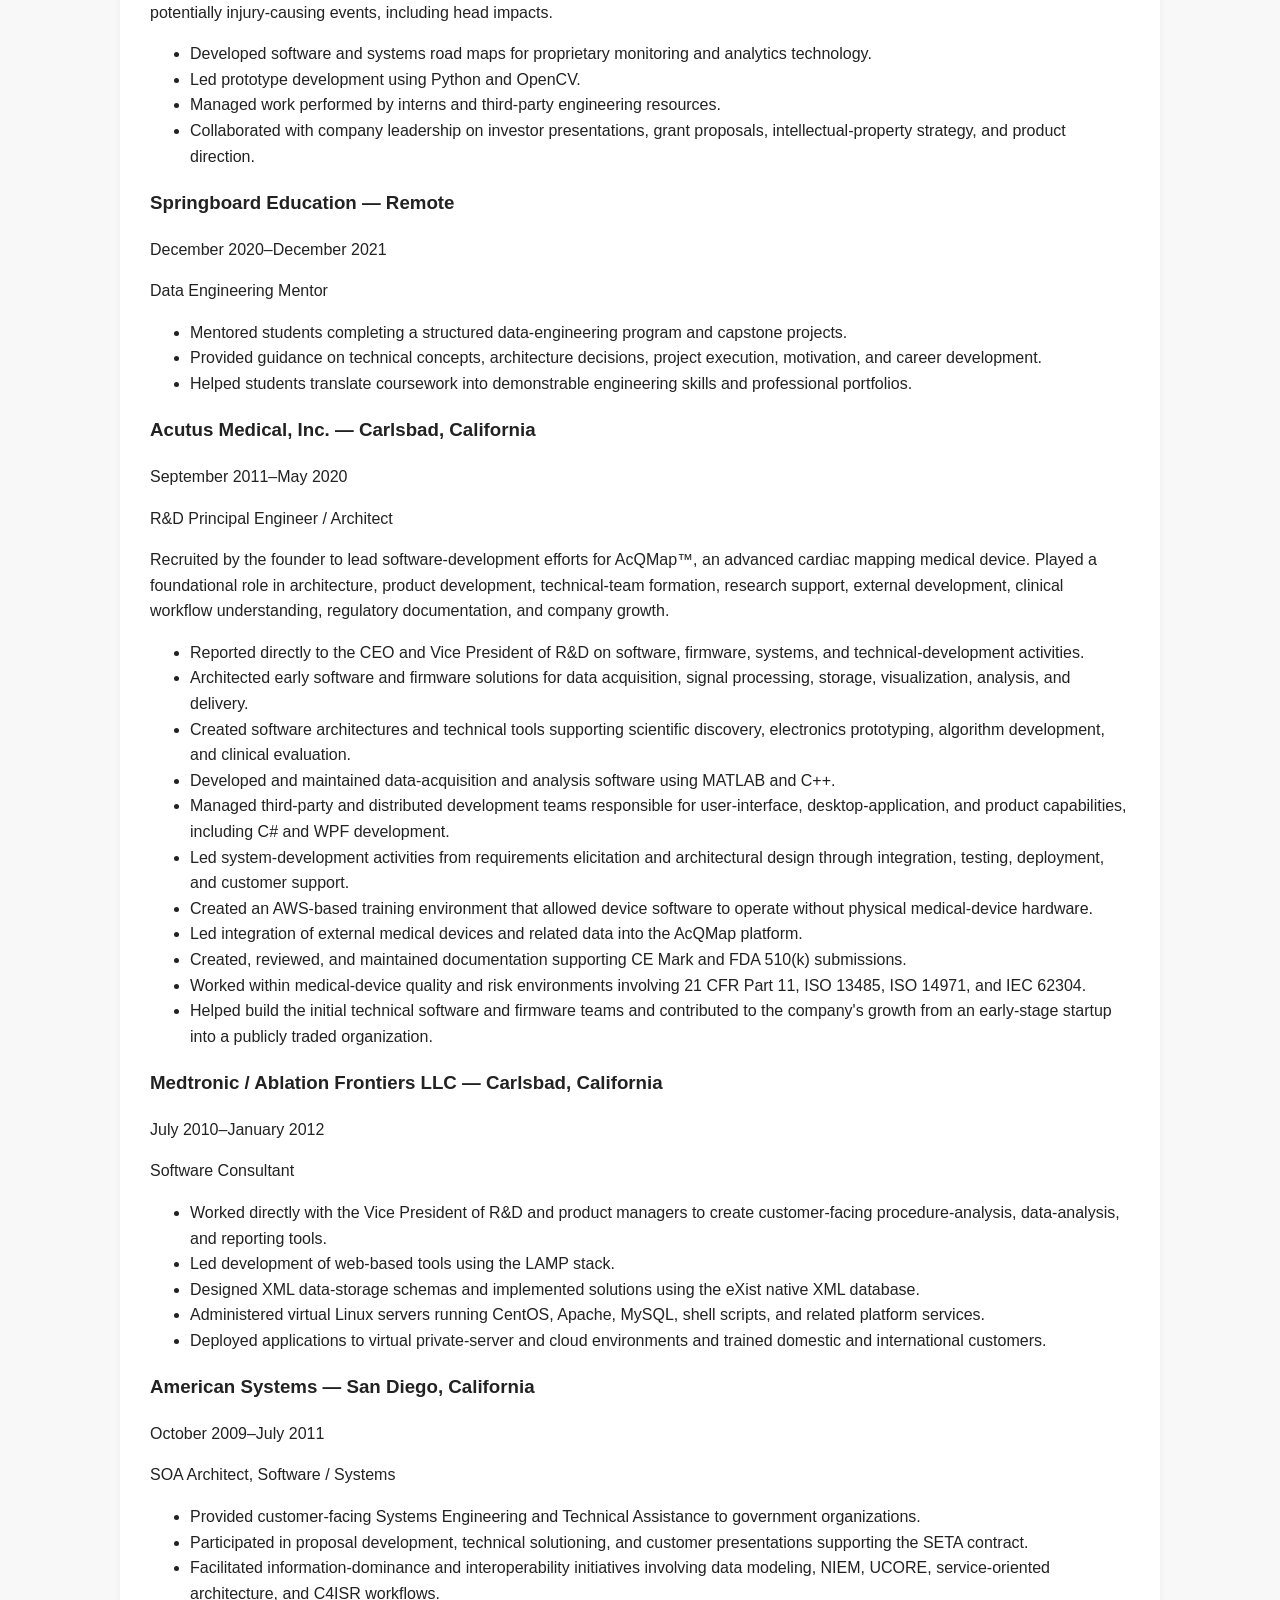
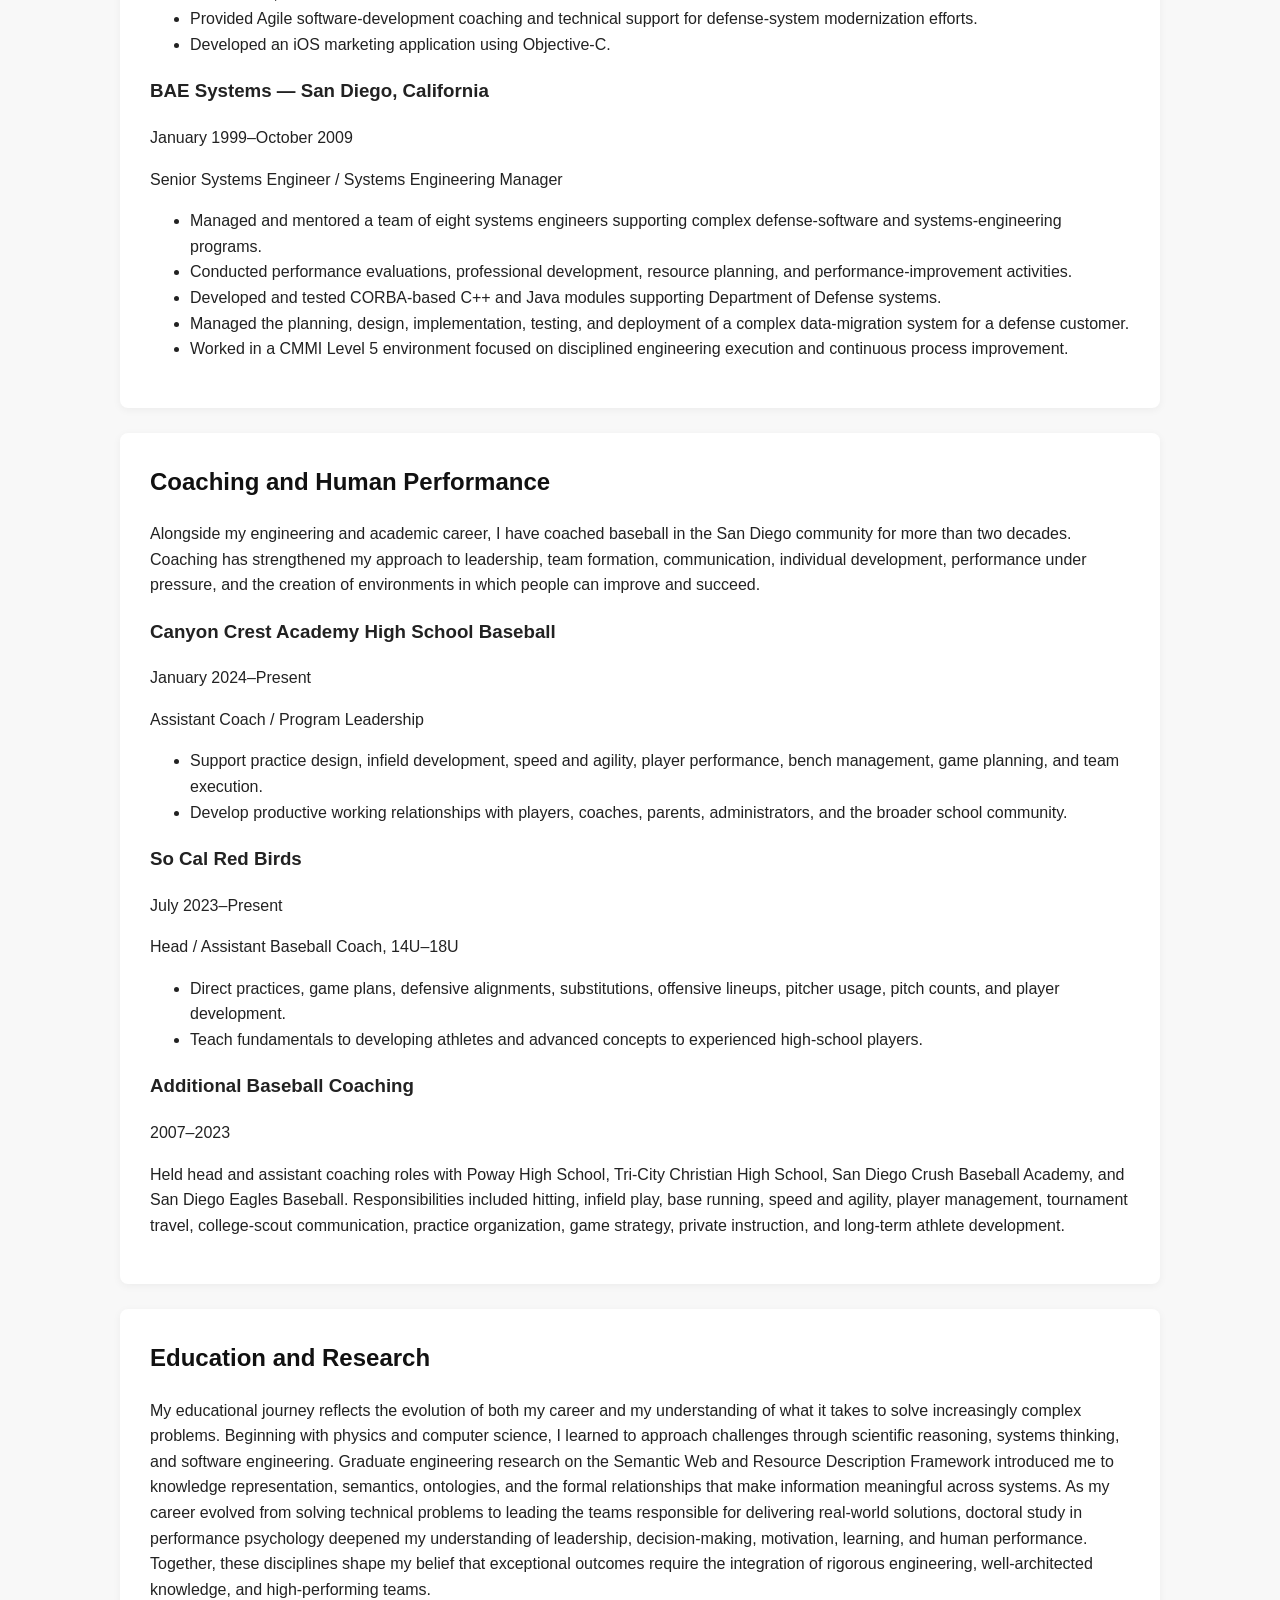
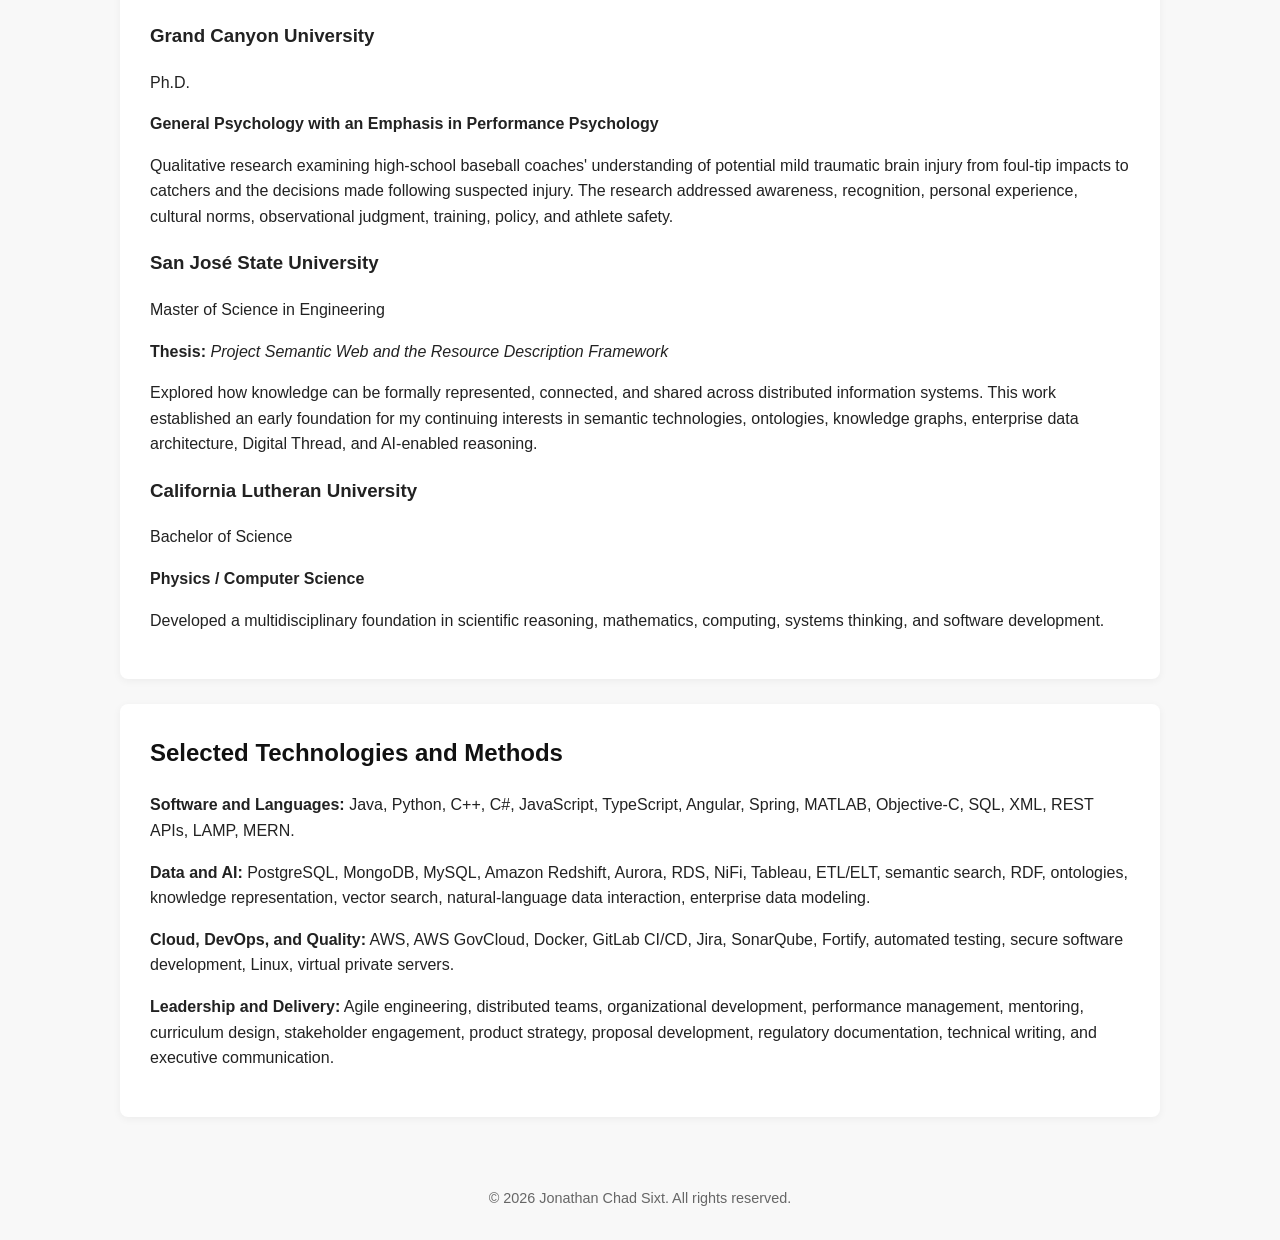
<file: Resume.html>
<!DOCTYPE html>
<html lang="en">
<head>
  <meta charset="UTF-8">
  <meta name="viewport" content="width=device-width, initial-scale=1.0">
  <meta name="description" content="Long-form professional resume for Jonathan Chad Sixt, technology executive, software architect, engineering leader, educator, researcher, mentor, and coach.">
  <title>Resume | Jonathan Chad Sixt</title>
  <link rel="stylesheet" href="css/styles.css">
</head>
<body>

<header class="site-header">
  <div class="header-layout">
    <div class="header-content">
      <h1>Jonathan Chad Sixt</h1>
      <p class="professional-title">Technology Executive • Software Architect • Engineering Leader • Data &amp; AI Strategist • Educator • Researcher • Coach</p>
      <div class="contact-line">
        <span>San Diego, California</span>
        <p>
        <a href="mailto:chadsixt@gmail.com">chadsixt@gmail.com</a>
        </p><p>
        <a href="https://www.linkedin.com/in/jonathan-chad-sixt-55900823/" target="_blank" rel="noopener noreferrer">LinkedIn</a>
        </p>
      </div>
    </div>
    <img class="profile-photo" src="Documents/Photos/JCS Profile Image.png" alt="Jonathan Chad Sixt">
  </div>
</header>

<nav aria-label="Primary navigation">
  <a href="index.html">Home</a>
  <a href="About.html">About</a>
  <a href="Writings.html">Writing</a>
  <a href="Contact.html">Contact</a>
  <a href="Applications.html">Applications</a>
</nav>

<main>

  <section id="profile">
    <h2>Professional Profile</h2>
    <p class="summary">Technology executive, engineering leader, architect, educator, researcher, mentor, and coach with extensive experience positively impacting software engineering, data engineering, enterprise architecture, artificial intelligence, digital transformation, medical-device development, defense programs, consulting organizations, and graduate education. Experienced across the full product and system lifecycle, from strategy, requirements, architecture, prototyping, and development through testing, cybersecurity, deployment, sustainment, and organizational adoption.</p>
    <p class="summary">My career has increasingly focused on the intersection of technology, organizational intelligence, and human performance. I build and lead multidisciplinary teams, modernize complex software and data environments, develop enterprise data strategies, and translate technical capabilities into operational outcomes. My current work explores data architecture as cognitive infrastructure and the role that governed enterprise data, semantic context, Digital Thread, and human-centered leadership play in enabling effective artificial intelligence and better organizational decision-making.</p>
    <a class="print-link" href="#" onclick="window.print(); return false;">Print or Save as PDF</a>
  </section>

  <section id="expertise">
    <h2>Areas of Expertise</h2>
    <ul class="skills-grid">
      <li>Software engineering leadership</li>
      <li>Enterprise and solution architecture</li>
      <li>Data engineering and data architecture</li>
      <li>Artificial intelligence strategy</li>
      <li>Digital Thread and digital transformation</li>
      <li>Cloud platforms and DevSecOps</li>
      <li>CI/CD and software quality</li>
      <li>Product and systems development</li>
      <li>Engineering organizational development</li>
      <li>Technical mentoring and performance management</li>
      <li>Graduate teaching and curriculum design</li>
      <li>Performance psychology and coaching</li>
      <li>Defense and aerospace systems</li>
      <li>Medical-device software development</li>
      <li>Stakeholder and customer engagement</li>
      <li>Proposal and technical writing</li>
    </ul>
  </section>

  <section id="experience">
    <h2>Professional Experience</h2>

    <article class="role">
      <div class="role-header">
        <h3>SAIC — San Diego, California</h3>
        <span class="role-meta">December 2021–Present</span>
      </div>
      <p class="role-title">Software Engineering Manager / Development Lead</p>
      <p>Lead the development, modernization, and deployment of aircraft-maintenance and technical-information software supporting defense aviation operations. Direct distributed software teams while coordinating application engineering, data engineering, infrastructure, cybersecurity, AI experimentation, customer priorities, and long-term modernization strategy. Active Secret clearance.</p>
      <ul>
        <li>Lead a multidisciplinary organization of approximately 20 software engineers supporting multiple applications and technical products, while serving as functional manager for a group of engineers responsible for performance, professional development, promotions, and career growth.</li>
        <li>Direct development and sustainment of Java, Angular, MongoDB, PostgreSQL, Python, and containerized software used in aircraft-maintenance and operational-support environments.</li>
        <li>Manage sprint planning, backlog execution, delivery commitments, engineering quality, technical reviews, stakeholder communication, and risk resolution using Agile practices and Jira.</li>
        <li>Led migration of the CI/CD environment to GitLab in AWS GovCloud and advanced the use of automated builds, testing, static analysis, security scanning, and repeatable delivery processes.</li>
        <li>Guide modernization from application-centric, file-based workflows toward governed enterprise data, aircraft-centric data models, APIs, shared processing services, and Digital Thread capabilities.</li>
        <li>Lead and contribute to data-engineering initiatives involving PostgreSQL, NiFi, Docker, Tableau, data ingestion, schema design, data validation, and reusable enterprise datasets.</li>
        <li>Shape emerging AI and intelligent-search efforts involving semantic search, natural-language data interaction, knowledge representation, and the data foundations required for predictive maintenance and decision support.</li>
        <li>Develop technical strategy and white papers on operational Digital Thread, enterprise data architecture, AI readiness, cognitive infrastructure, and future aircraft-intelligence capabilities.</li>
        <li>Build working relationships with government customers, end users, engineering teams, program leadership, vendors, and industry partners to align technology delivery with mission needs.</li>
      </ul>
    </article>

    <article class="role">
      <div class="role-header">
        <h3>University of San Diego — San Diego, California</h3>
        <span class="role-meta">August 2020–Present</span>
      </div>
      <p class="role-title">Adjunct Instructor, Applied Data Science</p>
      <p>Teach graduate-level data engineering and applied data-science courses while designing curriculum, lectures, labs, assignments, and technical demonstrations that connect foundational concepts with contemporary engineering practice.</p>
      <ul>
        <li>Design and deliver graduate instruction in practical data engineering, cloud data platforms, relational databases, data pipelines, schema design, distributed data systems, and Python-based workflows.</li>
        <li>Create hands-on labs using AWS services such as Amazon Redshift, Aurora, RDS, and related cloud infrastructure.</li>
        <li>Develop course content that integrates modern data-engineering practices, AI-assisted workflows, query optimization, data modeling, performance tuning, and responsible human oversight.</li>
        <li>Evaluate student work and provide technical, academic, and professional feedback that supports both mastery of course objectives and career development.</li>
      </ul>
    </article>

    <article class="role">
      <div class="role-header">
        <h3>theCOOP — Remote</h3>
        <span class="role-meta">March 2021–September 2021</span>
      </div>
      <p class="role-title">Engineering Mentor / Manager</p>
      <p>Managed and mentored early-career engineers in an accelerator designed to provide recent graduates with practical product-development experience, professional guidance, and a pathway into engineering careers.</p>
      <ul>
        <li>Managed six engineers developing a MERN web application in collaboration with user-experience and product-management teams.</li>
        <li>Introduced a structured Agile delivery process using two-week sprints, daily stand-ups, design reviews, acceptance reviews, releases, and retrospectives.</li>
        <li>Led migration of the application deployment environment from Heroku to AWS.</li>
        <li>Provided technical mentoring, performance feedback, career coaching, and guidance on professional engineering practices.</li>
      </ul>
    </article>

    <article class="role">
      <div class="role-header">
        <h3>Alpha Fiber — San Diego, California</h3>
        <span class="role-meta">June 2020–August 2021</span>
      </div>
      <p class="role-title">Chief Technology Officer</p>
      <p>Directed technical strategy for a pre-funded medical-device startup developing computer-vision capabilities to identify and measure potentially injury-causing events, including head impacts.</p>
      <ul>
        <li>Developed software and systems road maps for proprietary monitoring and analytics technology.</li>
        <li>Led prototype development using Python and OpenCV.</li>
        <li>Managed work performed by interns and third-party engineering resources.</li>
        <li>Collaborated with company leadership on investor presentations, grant proposals, intellectual-property strategy, and product direction.</li>
      </ul>
    </article>

    <article class="role">
      <div class="role-header">
        <h3>Springboard Education — Remote</h3>
        <span class="role-meta">December 2020–December 2021</span>
      </div>
      <p class="role-title">Data Engineering Mentor</p>
      <ul>
        <li>Mentored students completing a structured data-engineering program and capstone projects.</li>
        <li>Provided guidance on technical concepts, architecture decisions, project execution, motivation, and career development.</li>
        <li>Helped students translate coursework into demonstrable engineering skills and professional portfolios.</li>
      </ul>
    </article>

    <article class="role">
      <div class="role-header">
        <h3>Acutus Medical, Inc. — Carlsbad, California</h3>
        <span class="role-meta">September 2011–May 2020</span>
      </div>
      <p class="role-title">R&amp;D Principal Engineer / Architect</p>
      <p>Recruited by the founder to lead software-development efforts for AcQMap™, an advanced cardiac mapping medical device. Played a foundational role in architecture, product development, technical-team formation, research support, external development, clinical workflow understanding, regulatory documentation, and company growth.</p>
      <ul>
        <li>Reported directly to the CEO and Vice President of R&amp;D on software, firmware, systems, and technical-development activities.</li>
        <li>Architected early software and firmware solutions for data acquisition, signal processing, storage, visualization, analysis, and delivery.</li>
        <li>Created software architectures and technical tools supporting scientific discovery, electronics prototyping, algorithm development, and clinical evaluation.</li>
        <li>Developed and maintained data-acquisition and analysis software using MATLAB and C++.</li>
        <li>Managed third-party and distributed development teams responsible for user-interface, desktop-application, and product capabilities, including C# and WPF development.</li>
        <li>Led system-development activities from requirements elicitation and architectural design through integration, testing, deployment, and customer support.</li>
        <li>Created an AWS-based training environment that allowed device software to operate without physical medical-device hardware.</li>
        <li>Led integration of external medical devices and related data into the AcQMap platform.</li>
        <li>Created, reviewed, and maintained documentation supporting CE Mark and FDA 510(k) submissions.</li>
        <li>Worked within medical-device quality and risk environments involving 21 CFR Part 11, ISO 13485, ISO 14971, and IEC 62304.</li>
        <li>Helped build the initial technical software and firmware teams and contributed to the company's growth from an early-stage startup into a publicly traded organization.</li>
      </ul>
    </article>

    <article class="role">
      <div class="role-header">
        <h3>Medtronic / Ablation Frontiers LLC — Carlsbad, California</h3>
        <span class="role-meta">July 2010–January 2012</span>
      </div>
      <p class="role-title">Software Consultant</p>
      <ul>
        <li>Worked directly with the Vice President of R&amp;D and product managers to create customer-facing procedure-analysis, data-analysis, and reporting tools.</li>
        <li>Led development of web-based tools using the LAMP stack.</li>
        <li>Designed XML data-storage schemas and implemented solutions using the eXist native XML database.</li>
        <li>Administered virtual Linux servers running CentOS, Apache, MySQL, shell scripts, and related platform services.</li>
        <li>Deployed applications to virtual private-server and cloud environments and trained domestic and international customers.</li>
      </ul>
    </article>

    <article class="role">
      <div class="role-header">
        <h3>American Systems — San Diego, California</h3>
        <span class="role-meta">October 2009–July 2011</span>
      </div>
      <p class="role-title">SOA Architect, Software / Systems</p>
      <ul>
        <li>Provided customer-facing Systems Engineering and Technical Assistance to government organizations.</li>
        <li>Participated in proposal development, technical solutioning, and customer presentations supporting the SETA contract.</li>
        <li>Facilitated information-dominance and interoperability initiatives involving data modeling, NIEM, UCORE, service-oriented architecture, and C4ISR workflows.</li>
        <li>Provided Agile software-development coaching and technical support for defense-system modernization efforts.</li>
        <li>Developed an iOS marketing application using Objective-C.</li>
      </ul>
    </article>

    <article class="role">
      <div class="role-header">
        <h3>BAE Systems — San Diego, California</h3>
        <span class="role-meta">January 1999–October 2009</span>
      </div>
      <p class="role-title">Senior Systems Engineer / Systems Engineering Manager</p>
      <ul>
        <li>Managed and mentored a team of eight systems engineers supporting complex defense-software and systems-engineering programs.</li>
        <li>Conducted performance evaluations, professional development, resource planning, and performance-improvement activities.</li>
        <li>Developed and tested CORBA-based C++ and Java modules supporting Department of Defense systems.</li>
        <li>Managed the planning, design, implementation, testing, and deployment of a complex data-migration system for a defense customer.</li>
        <li>Worked in a CMMI Level 5 environment focused on disciplined engineering execution and continuous process improvement.</li>
      </ul>
    </article>
  </section>

  <section id="coaching">
    <h2>Coaching and Human Performance</h2>
    <p>Alongside my engineering and academic career, I have coached baseball in the San Diego community for more than two decades. Coaching has strengthened my approach to leadership, team formation, communication, individual development, performance under pressure, and the creation of environments in which people can improve and succeed.</p>

    <article class="role">
      <div class="role-header">
        <h3>Canyon Crest Academy High School Baseball</h3>
        <span class="role-meta">January 2024–Present</span>
      </div>
      <p class="role-title">Assistant Coach / Program Leadership</p>
      <ul>
        <li>Support practice design, infield development, speed and agility, player performance, bench management, game planning, and team execution.</li>
        <li>Develop productive working relationships with players, coaches, parents, administrators, and the broader school community.</li>
      </ul>
    </article>

    <article class="role">
      <div class="role-header">
        <h3>So Cal Red Birds</h3>
        <span class="role-meta">July 2023–Present</span>
      </div>
      <p class="role-title">Head / Assistant Baseball Coach, 14U–18U</p>
      <ul>
        <li>Direct practices, game plans, defensive alignments, substitutions, offensive lineups, pitcher usage, pitch counts, and player development.</li>
        <li>Teach fundamentals to developing athletes and advanced concepts to experienced high-school players.</li>
      </ul>
    </article>

    <article class="role">
      <div class="role-header">
        <h3>Additional Baseball Coaching</h3>
        <span class="role-meta">2007–2023</span>
      </div>
      <p>Held head and assistant coaching roles with Poway High School, Tri-City Christian High School, San Diego Crush Baseball Academy, and San Diego Eagles Baseball. Responsibilities included hitting, infield play, base running, speed and agility, player management, tournament travel, college-scout communication, practice organization, game strategy, private instruction, and long-term athlete development.</p>
    </article>
  </section>

  <section id="education">
    <h2>Education and Research</h2>
    <p>My educational journey reflects the evolution of both my career and my understanding of what it takes to solve increasingly complex problems. Beginning with physics and computer science, I learned to approach challenges through scientific reasoning, systems thinking, and software engineering. Graduate engineering research on the Semantic Web and Resource Description Framework introduced me to knowledge representation, semantics, ontologies, and the formal relationships that make information meaningful across systems. As my career evolved from solving technical problems to leading the teams responsible for delivering real-world solutions, doctoral study in performance psychology deepened my understanding of leadership, decision-making, motivation, learning, and human performance. Together, these disciplines shape my belief that exceptional outcomes require the integration of rigorous engineering, well-architected knowledge, and high-performing teams.</p>

    <article class="degree">
      <div class="degree-header">
        <h3>Grand Canyon University</h3>
        <span class="degree-meta">Ph.D.</span>
      </div>
      <p><strong>General Psychology with an Emphasis in Performance Psychology</strong></p>
      <p>Qualitative research examining high-school baseball coaches' understanding of potential mild traumatic brain injury from foul-tip impacts to catchers and the decisions made following suspected injury. The research addressed awareness, recognition, personal experience, cultural norms, observational judgment, training, policy, and athlete safety.</p>
    </article>

    <article class="degree">
      <div class="degree-header">
        <h3>San José State University</h3>
        <span class="degree-meta">Master of Science in Engineering</span>
      </div>
      <p><strong>Thesis:</strong> <em>Project Semantic Web and the Resource Description Framework</em></p>
      <p>Explored how knowledge can be formally represented, connected, and shared across distributed information systems. This work established an early foundation for my continuing interests in semantic technologies, ontologies, knowledge graphs, enterprise data architecture, Digital Thread, and AI-enabled reasoning.</p>
    </article>

    <article class="degree">
      <div class="degree-header">
        <h3>California Lutheran University</h3>
        <span class="degree-meta">Bachelor of Science</span>
      </div>
      <p><strong>Physics / Computer Science</strong></p>
      <p>Developed a multidisciplinary foundation in scientific reasoning, mathematics, computing, systems thinking, and software development.</p>
    </article>
  </section>

  <section id="technology">
    <h2>Selected Technologies and Methods</h2>
    <p><strong>Software and Languages:</strong> Java, Python, C++, C#, JavaScript, TypeScript, Angular, Spring, MATLAB, Objective-C, SQL, XML, REST APIs, LAMP, MERN.</p>
    <p><strong>Data and AI:</strong> PostgreSQL, MongoDB, MySQL, Amazon Redshift, Aurora, RDS, NiFi, Tableau, ETL/ELT, semantic search, RDF, ontologies, knowledge representation, vector search, natural-language data interaction, enterprise data modeling.</p>
    <p><strong>Cloud, DevOps, and Quality:</strong> AWS, AWS GovCloud, Docker, GitLab CI/CD, Jira, SonarQube, Fortify, automated testing, secure software development, Linux, virtual private servers.</p>
    <p><strong>Leadership and Delivery:</strong> Agile engineering, distributed teams, organizational development, performance management, mentoring, curriculum design, stakeholder engagement, product strategy, proposal development, regulatory documentation, technical writing, and executive communication.</p>
  </section>

</main>

<footer>
  © 2026 Jonathan Chad Sixt. All rights reserved.
</footer>

</body>
</html>
</file>
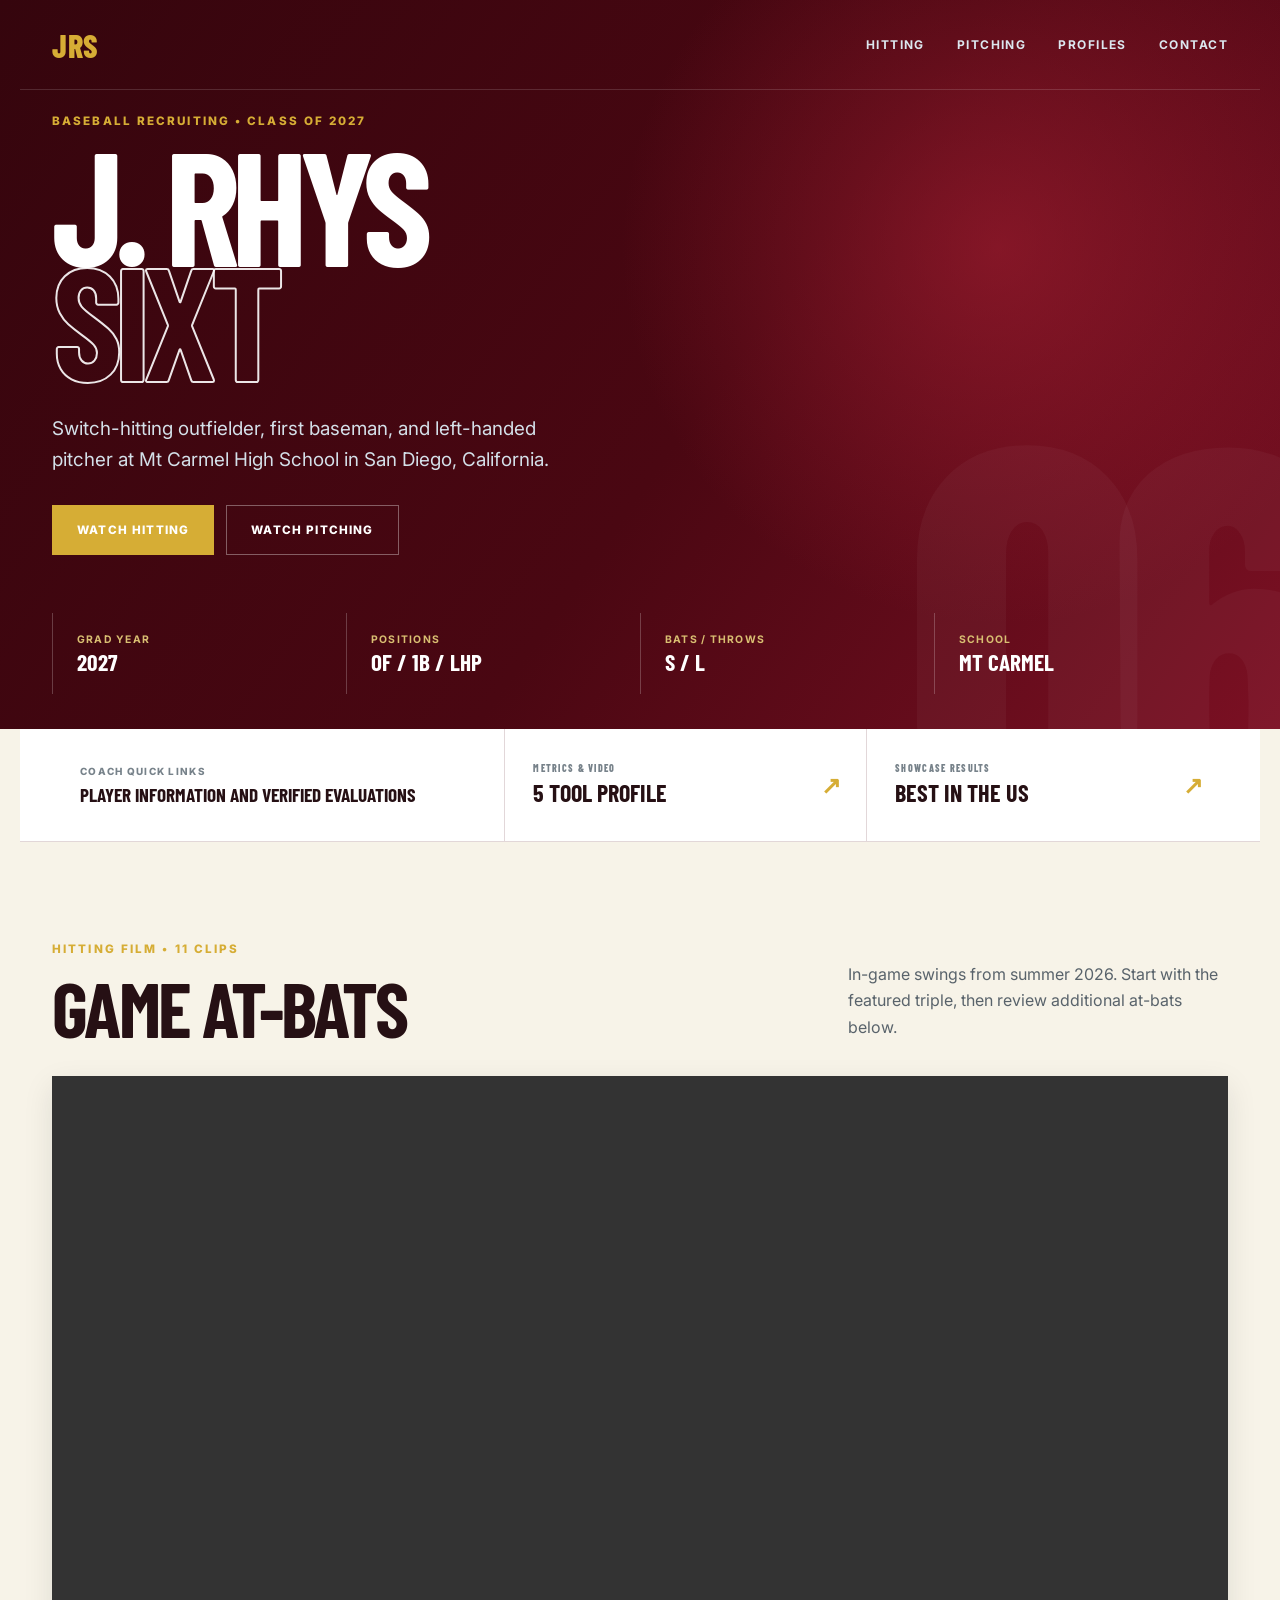
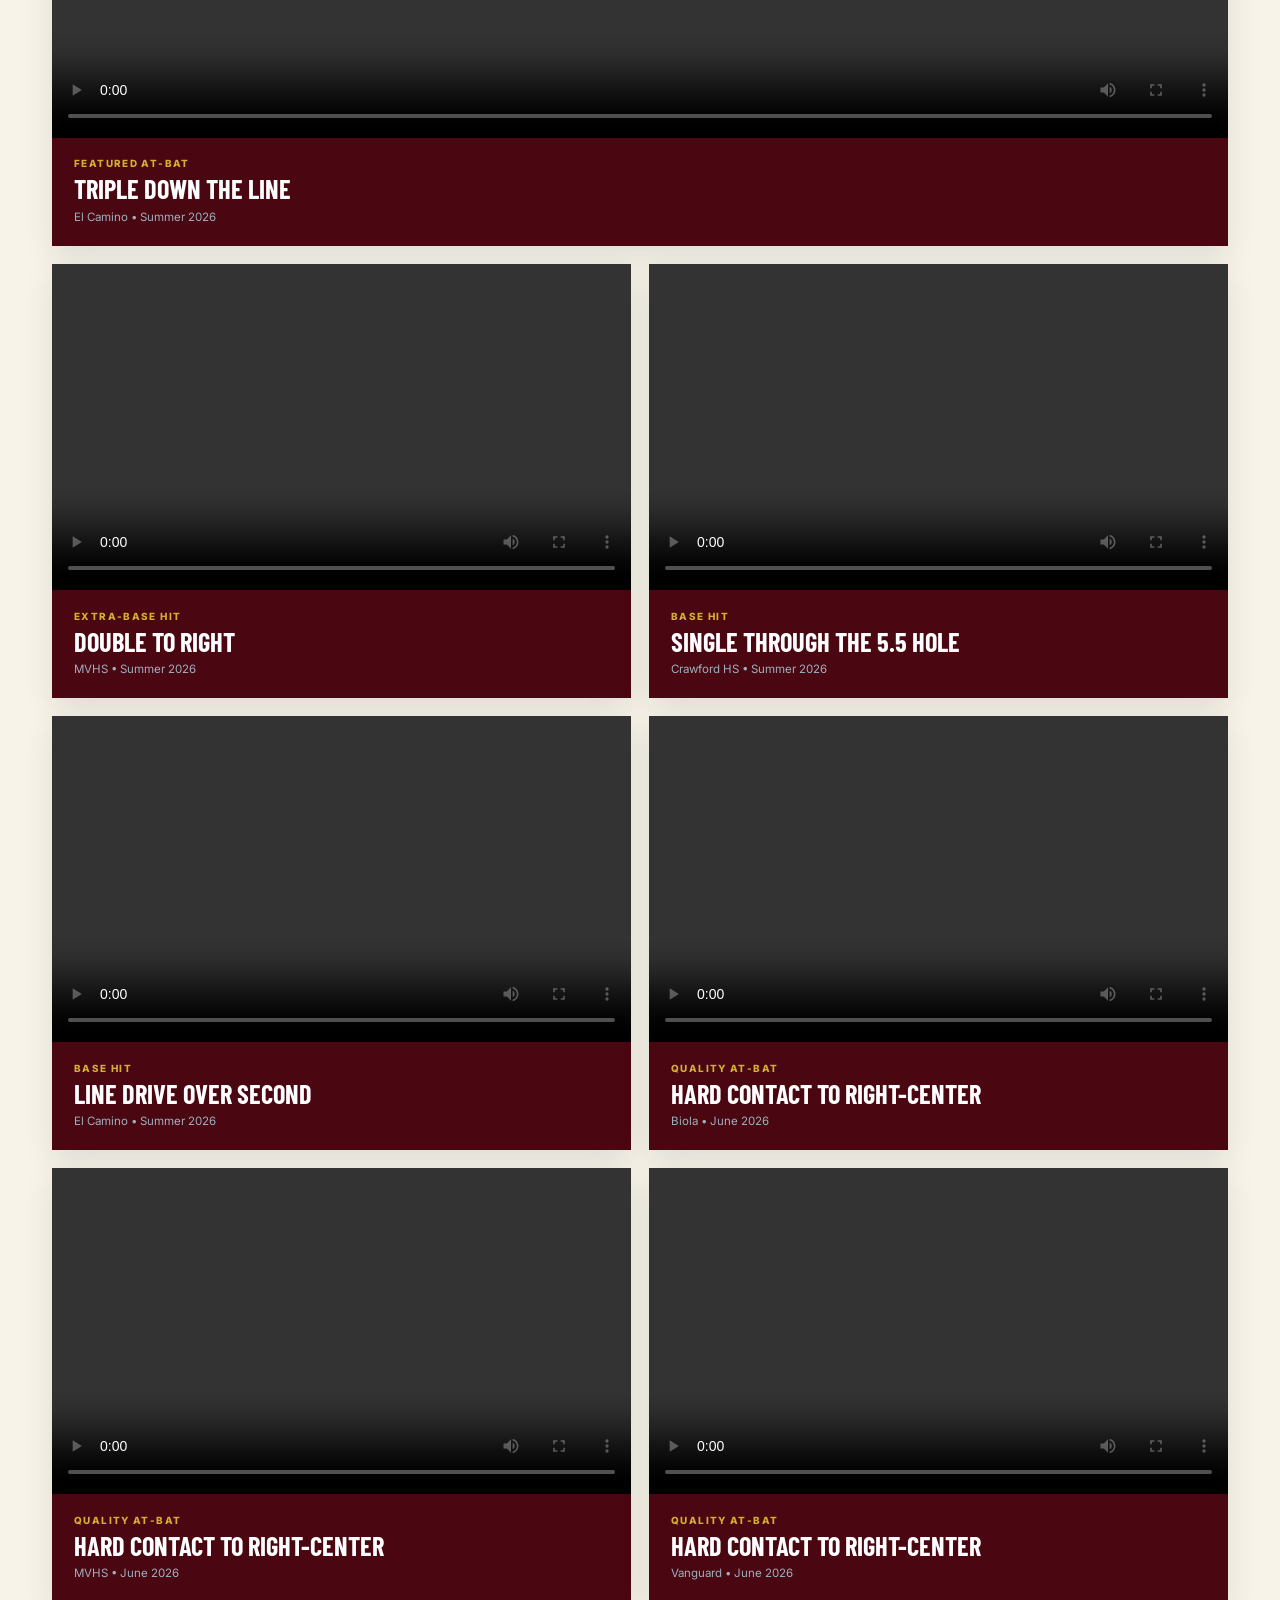
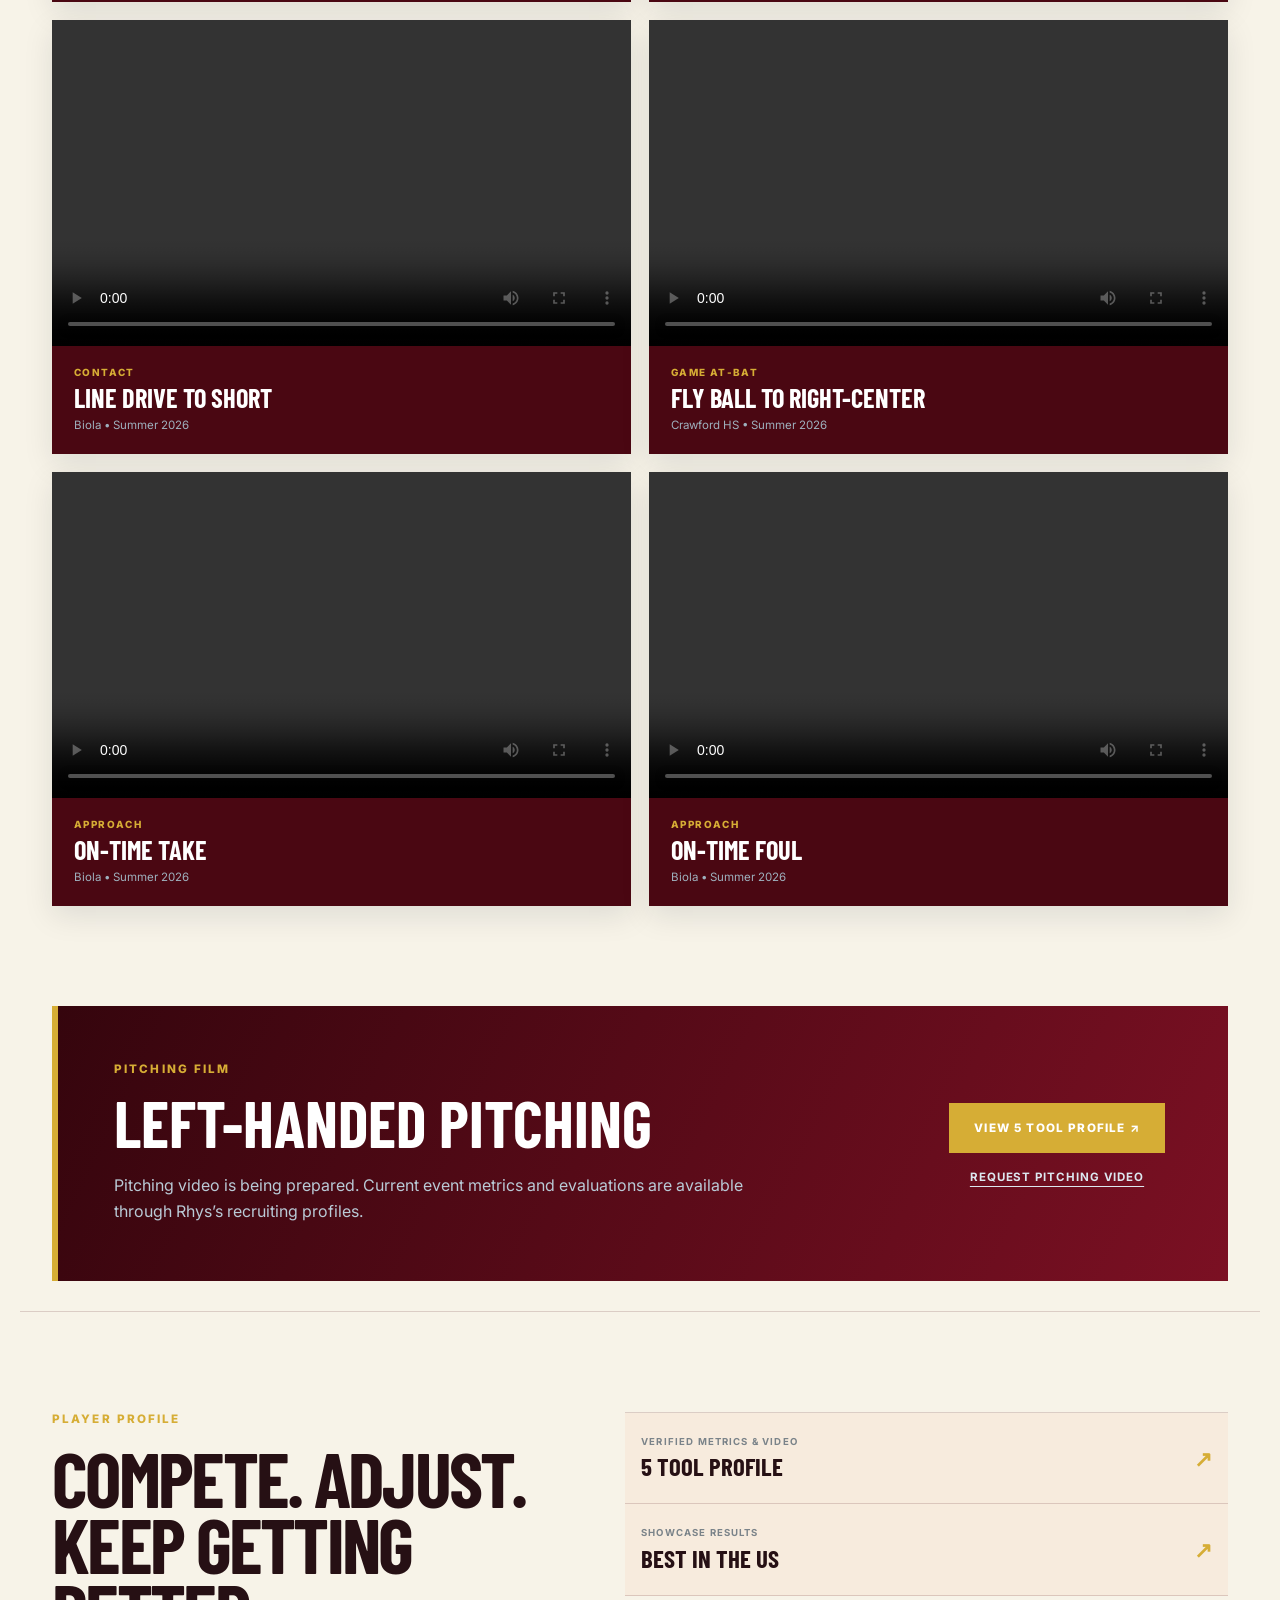
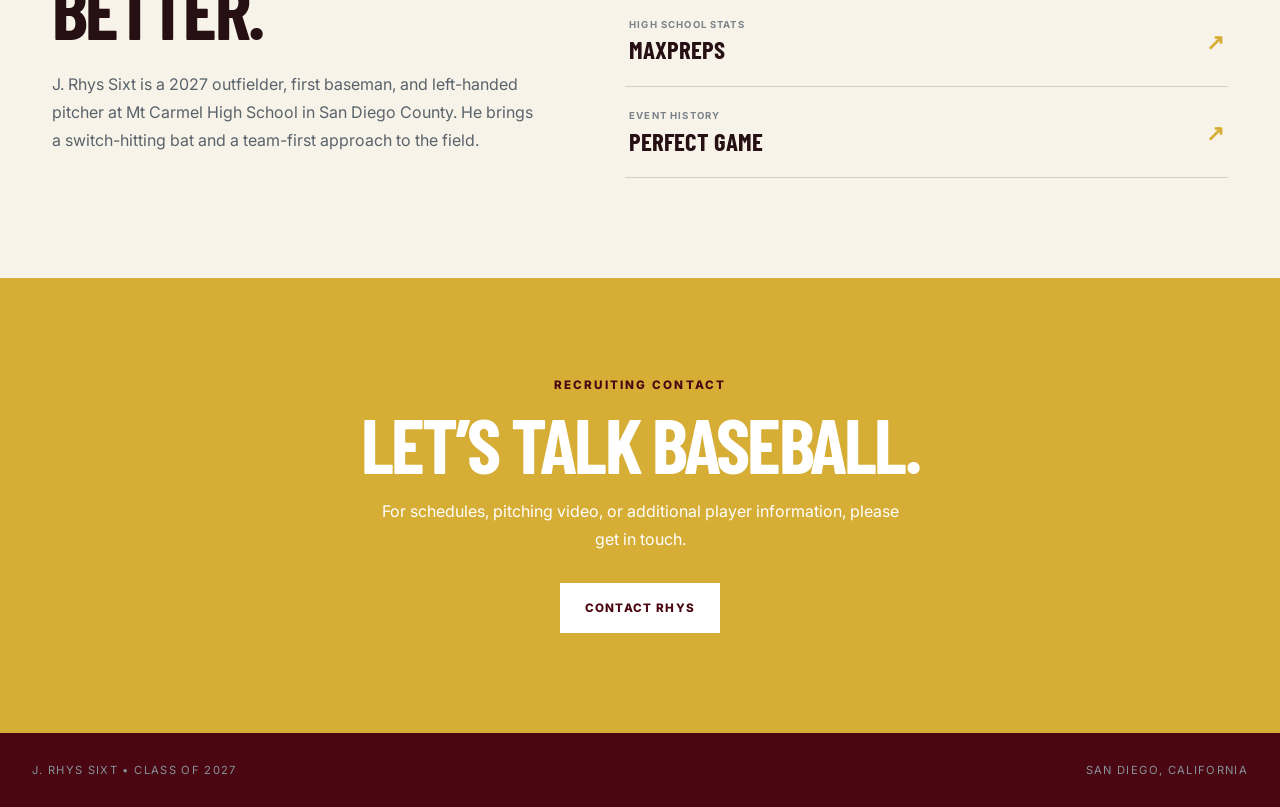
<file: Rhys.html>
<!DOCTYPE html>
<html lang="en">
<head>
  <meta charset="UTF-8">
  <meta name="viewport" content="width=device-width, initial-scale=1.0">
  <meta name="robots" content="noindex, nofollow, noarchive">
  <meta name="description" content="J. Rhys Sixt baseball recruiting profile, player information, and video.">
  <title>J. Rhys Sixt | 2027 Baseball Recruiting</title>
  <link rel="stylesheet" href="css/rhys.css">
</head>
<body>
  <header class="hero" id="top">
    <nav class="recruit-nav" aria-label="Recruiting page navigation">
      <a class="wordmark" href="#top" aria-label="J. Rhys Sixt home">JRS</a>
      <div class="nav-links"><a href="#hitting">Hitting</a><a href="#pitching">Pitching</a><a href="#profiles">Profiles</a><a href="#contact">Contact</a></div>
    </nav>
    <div class="hero-content">
      <p class="eyebrow">Baseball recruiting &bull; Class of 2027</p>
      <h1>J. Rhys<br><span>Sixt</span></h1>
      <p class="hero-intro">Switch-hitting outfielder, first baseman, and left-handed pitcher at Mt Carmel High School in San Diego, California.</p>
      <div class="hero-actions"><a class="button button-primary" href="#hitting">Watch hitting</a><a class="button button-secondary" href="#pitching">Watch pitching</a></div>
    </div>
    <dl class="quick-facts" aria-label="Player overview">
      <div><dt>Grad year</dt><dd>2027</dd></div><div><dt>Positions</dt><dd>OF / 1B / LHP</dd></div><div><dt>Bats / Throws</dt><dd>S / L</dd></div><div><dt>School</dt><dd>Mt Carmel</dd></div>
    </dl>
  </header>

  <main>
    <section class="coach-links" id="profiles" aria-label="Recruiting profiles">
      <div class="coach-links-intro"><span>Coach quick links</span><strong>Player information and verified evaluations</strong></div>
      <a href="https://fivetool.org/public/players/c6116390-ec61-4b3b-87cf-e724a0ecf299" target="_blank" rel="noopener"><small>Metrics &amp; video</small>5 Tool Profile <b aria-hidden="true">&#8599;</b></a>
      <a href="https://app.bestintheusshowcases.com/athlete/jonathan-sixt/" target="_blank" rel="noopener"><small>Showcase results</small>Best in the US <b aria-hidden="true">&#8599;</b></a>
    </section>

    <section class="section video-section" id="hitting">
      <div class="section-heading"><div><p class="eyebrow">Hitting film &bull; 11 clips</p><h2>Game at-bats</h2></div><p>In-game swings from summer 2026. Start with the featured triple, then review additional at-bats below.</p></div>
      <div class="video-grid">
        <article class="video-card video-card-featured"><video controls playsinline preload="metadata"><source src="Documents/Rhys/Videos/TripleDownTheLine-ElCamino-2026.mp4" type="video/mp4"></video><div class="video-caption"><span class="video-label">Featured at-bat</span><h3>Triple down the line</h3><p>El Camino &bull; Summer 2026</p></div></article>
        <article class="video-card"><video controls playsinline preload="metadata"><source src="Documents/Rhys/Videos/DoubletoRight-MVHS-2026.mp4" type="video/mp4"></video><div class="video-caption"><span class="video-label">Extra-base hit</span><h3>Double to right</h3><p>MVHS &bull; Summer 2026</p></div></article>
        <article class="video-card"><video controls playsinline preload="metadata"><source src="Documents/Rhys/Videos/Singler5.5Hole-CrawfordHS-2026.mp4" type="video/mp4"></video><div class="video-caption"><span class="video-label">Base hit</span><h3>Single through the 5.5 hole</h3><p>Crawford HS &bull; Summer 2026</p></div></article>
        <article class="video-card"><video controls playsinline preload="metadata"><source src="Documents/Rhys/Videos/SinglerlinedriveOver2B-ElCamino-2026.mp4" type="video/mp4"></video><div class="video-caption"><span class="video-label">Base hit</span><h3>Line drive over second</h3><p>El Camino &bull; Summer 2026</p></div></article>
        <article class="video-card"><video controls playsinline preload="metadata"><source src="Documents/Rhys/Videos/Hard-Contact%20to%20RT-Center%20Biola-6-26.mp4" type="video/mp4"></video><div class="video-caption"><span class="video-label">Quality at-bat</span><h3>Hard contact to right-center</h3><p>Biola &bull; June 2026</p></div></article>
        <article class="video-card"><video controls playsinline preload="metadata"><source src="Documents/Rhys/Videos/Hard-Contact%20to%20RT-Center%20MVHS-6-26.mp4" type="video/mp4"></video><div class="video-caption"><span class="video-label">Quality at-bat</span><h3>Hard contact to right-center</h3><p>MVHS &bull; June 2026</p></div></article>
        <article class="video-card"><video controls playsinline preload="metadata"><source src="Documents/Rhys/Videos/Hard-Contact%20to%20RT-Center%20Vangard-6-26.mp4" type="video/mp4"></video><div class="video-caption"><span class="video-label">Quality at-bat</span><h3>Hard contact to right-center</h3><p>Vanguard &bull; June 2026</p></div></article>
        <article class="video-card"><video controls playsinline preload="metadata"><source src="Documents/Rhys/Videos/LineDriveSS-Biola-2026.mp4" type="video/mp4"></video><div class="video-caption"><span class="video-label">Contact</span><h3>Line drive to short</h3><p>Biola &bull; Summer 2026</p></div></article>
        <article class="video-card"><video controls playsinline preload="metadata"><source src="Documents/Rhys/Videos/FlyouttoRightCenter-CrawfordHS-2026.mp4" type="video/mp4"></video><div class="video-caption"><span class="video-label">Game at-bat</span><h3>Fly ball to right-center</h3><p>Crawford HS &bull; Summer 2026</p></div></article>
        <article class="video-card"><video controls playsinline preload="metadata"><source src="Documents/Rhys/Videos/OnTimeTake-Biola-2026.mp4" type="video/mp4"></video><div class="video-caption"><span class="video-label">Approach</span><h3>On-time take</h3><p>Biola &bull; Summer 2026</p></div></article>
        <article class="video-card"><video controls playsinline preload="metadata"><source src="Documents/Rhys/Videos/OnTimeFoul-Biola-2026.mp4" type="video/mp4"></video><div class="video-caption"><span class="video-label">Approach</span><h3>On-time foul</h3><p>Biola &bull; Summer 2026</p></div></article>
      </div>
    </section>

    <section class="pitching-section" id="pitching">
      <div><p class="eyebrow">Pitching film</p><h2>Left-handed pitching</h2><p>Pitching video is being prepared. Current event metrics and evaluations are available through Rhys&rsquo;s recruiting profiles.</p></div>
      <div class="pitching-actions"><a class="button button-primary" href="https://fivetool.org/public/players/c6116390-ec61-4b3b-87cf-e724a0ecf299" target="_blank" rel="noopener">View 5 Tool profile &#8599;</a><a class="text-link" href="#contact">Request pitching video</a></div>
    </section>

    <section class="section profile-section" id="profile-details">
      <div class="profile-copy"><p class="eyebrow">Player profile</p><h2>Compete. Adjust.<br>Keep getting better.</h2><p>J. Rhys Sixt is a 2027 outfielder, first baseman, and left-handed pitcher at Mt Carmel High School in San Diego County. He brings a switch-hitting bat and a team-first approach to the field.</p></div>
      <div class="profile-links">
        <a class="profile-link primary-profile" href="https://fivetool.org/public/players/c6116390-ec61-4b3b-87cf-e724a0ecf299" target="_blank" rel="noopener"><span><small>Verified metrics &amp; video</small>5 Tool profile</span><b aria-hidden="true">&#8599;</b></a>
        <a class="profile-link primary-profile" href="https://app.bestintheusshowcases.com/athlete/jonathan-sixt/" target="_blank" rel="noopener"><span><small>Showcase results</small>Best in the US</span><b aria-hidden="true">&#8599;</b></a>
        <a class="profile-link" href="https://www.maxpreps.com/ca/poway/poway-titans/athletes/rhys-sixt/?careerid=43pade4cl6q55" target="_blank" rel="noopener"><span><small>High school stats</small>MaxPreps</span><b aria-hidden="true">&#8599;</b></a>
        <a class="profile-link" href="https://www.perfectgame.org/Players/Playerprofile.aspx?ID=1359497" target="_blank" rel="noopener"><span><small>Event history</small>Perfect Game</span><b aria-hidden="true">&#8599;</b></a>
      </div>
    </section>

    <section class="contact-section" id="contact"><p class="eyebrow">Recruiting contact</p><h2>Let&rsquo;s talk baseball.</h2><p>For schedules, pitching video, or additional player information, please get in touch.</p><a class="button button-light" href="mailto:sixt2009@gmail.com">Contact Rhys</a></section>
  </main>
  <footer><span>J. Rhys Sixt &bull; Class of 2027</span><span>San Diego, California</span></footer>
</body>
</html>
</file>
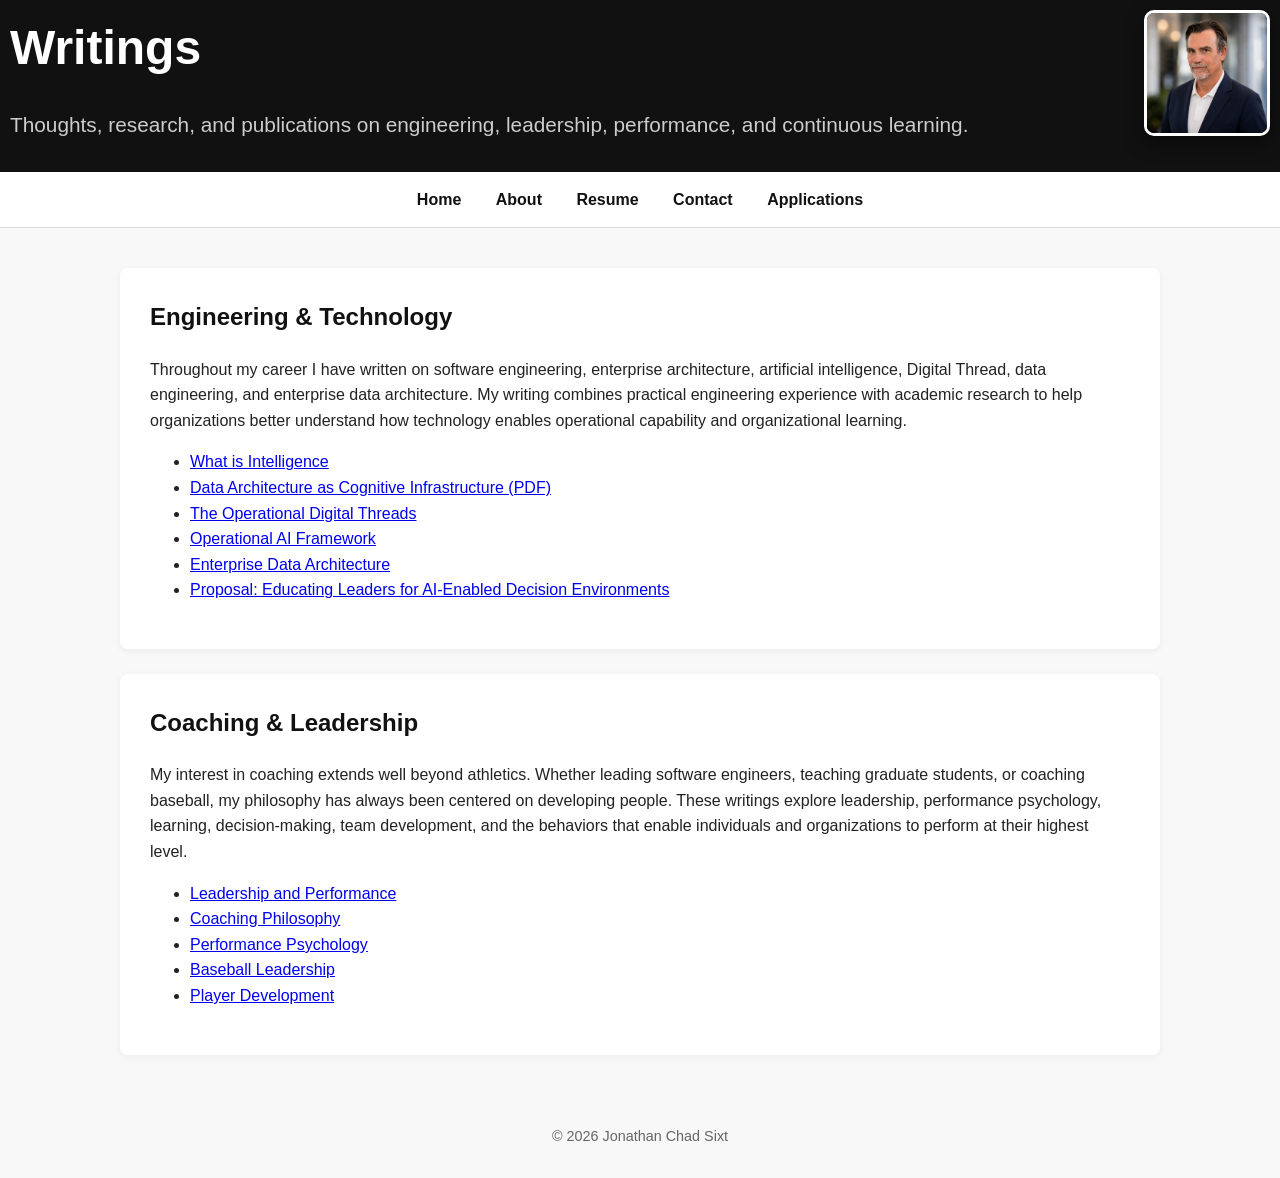
<file: Writings.html>
<!DOCTYPE html>
<html lang="en">
<head>
  <meta charset="UTF-8" />
  <meta name="viewport" content="width=device-width, initial-scale=1.0" />
  <title>Jonathan Chad Sixt Ph.D.</title>
  <link rel="stylesheet" href="css/styles.css">
</head>

<header>

    <img class="profile-photo"
         src="Documents/Photos/JCS Profile Image.png"
         alt="Jonathan Chad Sixt">

    <div class="header-content">

        <h1>Writings</h1>
        <p>
             Thoughts, research, and publications on engineering,
             leadership, performance, and continuous learning.
        </p>

    </div>

</header>

<body>


<nav>

<a href="index.html">Home</a>
<a href="About.html">About</a>
<a href="Resume.html">Resume</a>
<a href="Contact.html">Contact</a>
<a href="Applications.html">Applications</a>

</nav>

<main>

<section>

<h2>Engineering & Technology</h2>

<p>

Throughout my career I have written on software engineering,
enterprise architecture, artificial intelligence,
Digital Thread, data engineering, and enterprise data
architecture. My writing combines practical engineering
experience with academic research to help organizations
better understand how technology enables operational
capability and organizational learning.

</p>

<ul>

<li><a href="Documents/What Is Intelligence.pdf" target="_blank">
    What is Intelligence
</a> </li>

<li><a href="Documents/Data Architecture as Cognitive Infrastructure.pdf" target="_blank">
    Data Architecture as Cognitive Infrastructure (PDF)
</a> </li>

<li><a href="documents/DigitalThreadWhitePaper.pdf">
The Operational Digital Threads
</a></li>

<li><a href="documents/AIFrameworkWhitePaper.pdf">
Operational AI Framework
</a></li>

<li><a href="documents/EnterpriseDataArchitecture.pdf">
Enterprise Data Architecture
</a></li>

<li><a href="documents/Educating Leaders for AI-Enabled Decision Environments.pdf">
Proposal: Educating Leaders for AI-Enabled Decision Environments
</a></li>

</ul>

</section>

<section>

<h2>Coaching & Leadership</h2>

<p>

My interest in coaching extends well beyond athletics.
Whether leading software engineers, teaching graduate
students, or coaching baseball, my philosophy has always
been centered on developing people. These writings explore
leadership, performance psychology, learning, decision-making,
team development, and the behaviors that enable individuals
and organizations to perform at their highest level.

</p>

<ul>

<li><a href="documents/LeadershipPerformance.pdf">
Leadership and Performance
</a></li>

<li><a href="documents/CoachingPhilosophy.pdf">
Coaching Philosophy
</a></li>

<li><a href="documents/PerformancePsychology.pdf">
Performance Psychology
</a></li>

<li><a href="documents/BaseballLeadership.pdf">
Baseball Leadership
</a></li>

<li><a href="documents/PlayerDevelopment.pdf">
Player Development
</a></li>

</ul>

</section>

</main>

<footer>

© 2026 Jonathan Chad Sixt

</footer>

</body>

</html>
</file>
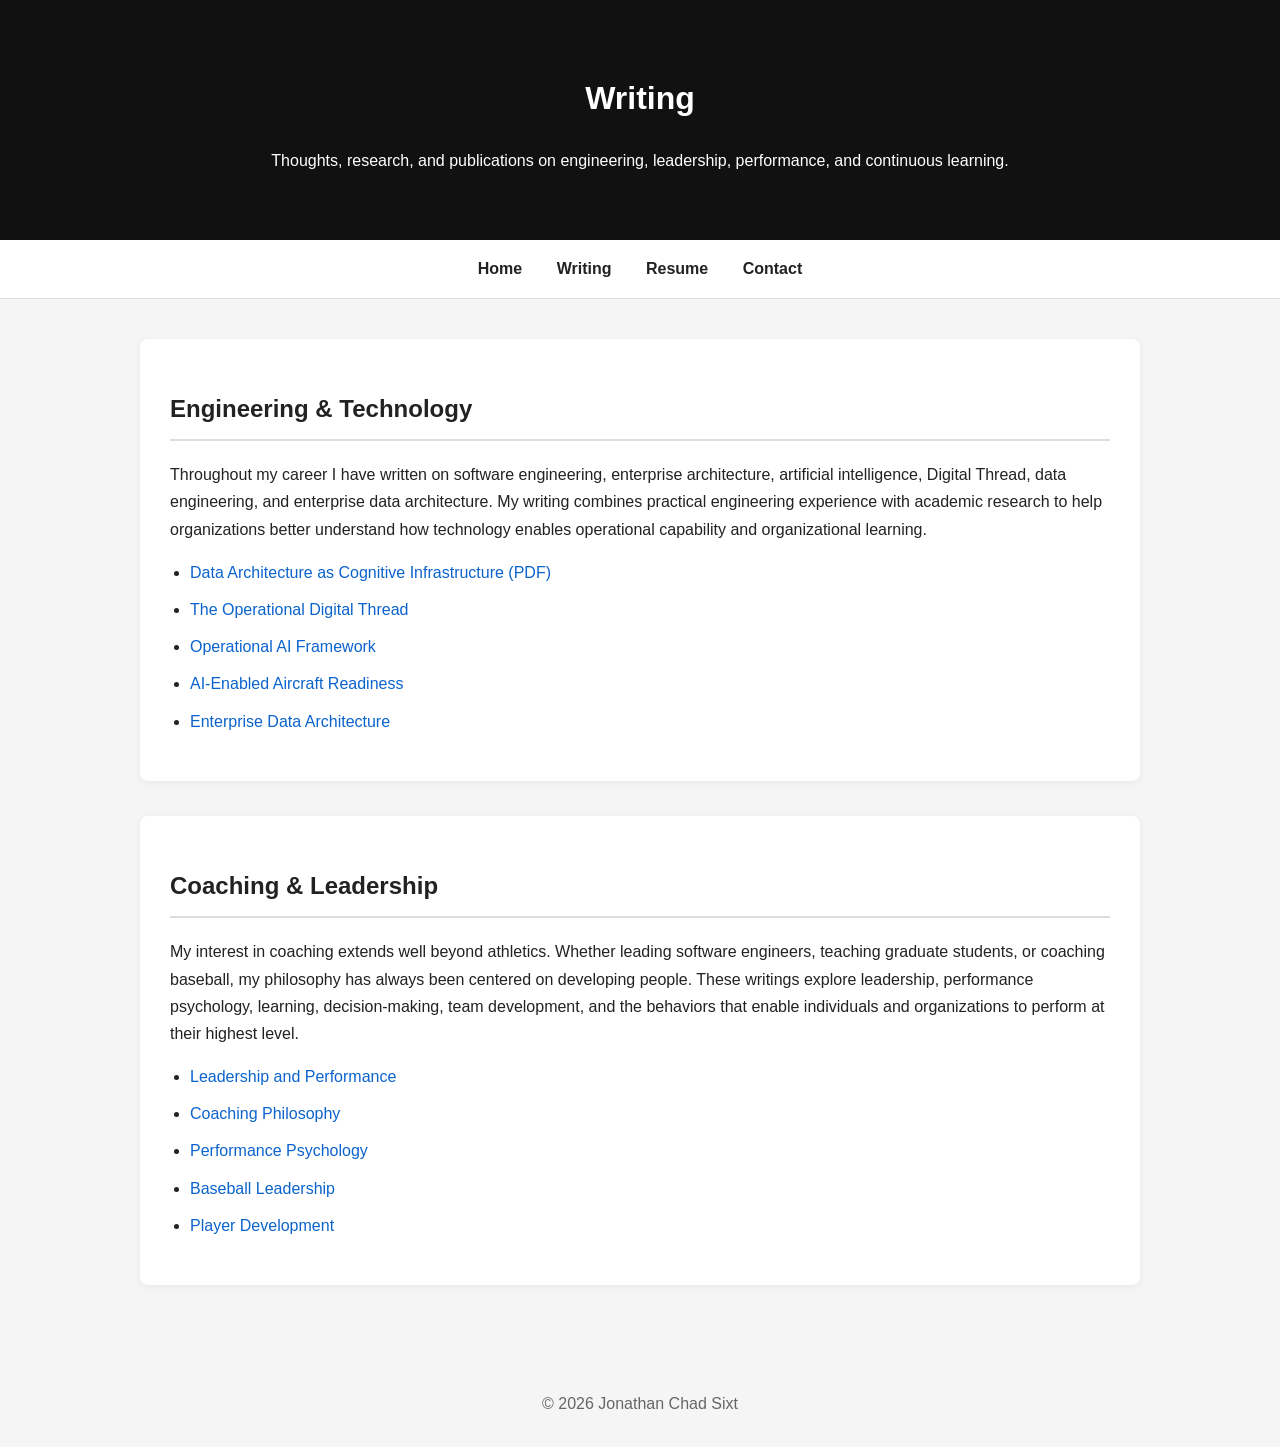
<file: Documents/Writtings.html>
<!DOCTYPE html>
<html lang="en">

<head>
    <meta charset="UTF-8">
    <meta name="viewport" content="width=device-width, initial-scale=1.0">
    <title>Writing | Jonathan Chad Sixt</title>

    <style>

        body{
            font-family: Arial, Helvetica, sans-serif;
            background:#f5f5f5;
            color:#222;
            margin:0;
            line-height:1.7;
        }

        header{
            background:#111;
            color:white;
            padding:50px;
            text-align:center;
        }

        nav{
            background:white;
            border-bottom:1px solid #ddd;
            padding:15px;
            text-align:center;
        }

        nav a{
            color:#222;
            text-decoration:none;
            margin:0 15px;
            font-weight:bold;
        }

        main{
            max-width:1000px;
            margin:auto;
            padding:40px;
        }

        section{
            background:white;
            padding:30px;
            margin-bottom:35px;
            border-radius:8px;
            box-shadow:0 2px 8px rgba(0,0,0,.05);
        }

        h2{
            border-bottom:2px solid #ddd;
            padding-bottom:10px;
        }

        ul{
            padding-left:20px;
        }

        li{
            margin-bottom:10px;
        }

        a{
            color:#0b63ce;
            text-decoration:none;
        }

        a:hover{
            text-decoration:underline;
        }

        footer{
            text-align:center;
            color:#666;
            padding:30px;
        }

    </style>

</head>

<body>

<header>

<h1>Writing</h1>

<p>
Thoughts, research, and publications on engineering,
leadership, performance, and continuous learning.
</p>

</header>

<nav>

<a href="../index.html">Home</a>
<a href="writing.html">Writing</a>
<a href="resume.html">Resume</a>
<a href="contact.html">Contact</a>

</nav>

<main>

<section>

<h2>Engineering & Technology</h2>

<p>

Throughout my career I have written on software engineering,
enterprise architecture, artificial intelligence,
Digital Thread, data engineering, and enterprise data
architecture. My writing combines practical engineering
experience with academic research to help organizations
better understand how technology enables operational
capability and organizational learning.

</p>

<ul>

<li><a href="Data Architecture as Cognitive Infrastructure.pdf" target="_blank">
    Data Architecture as Cognitive Infrastructure (PDF)
</a> </li>

<li><a href="documents/DigitalThreadWhitePaper.pdf">
The Operational Digital Thread
</a></li>

<li><a href="documents/AIFrameworkWhitePaper.pdf">
Operational AI Framework
</a></li>

<li><a href="documents/AIEnabledAircraftReadiness.pdf">
AI-Enabled Aircraft Readiness
</a></li>

<li><a href="documents/EnterpriseDataArchitecture.pdf">
Enterprise Data Architecture
</a></li>

</ul>

</section>

<section>

<h2>Coaching & Leadership</h2>

<p>

My interest in coaching extends well beyond athletics.
Whether leading software engineers, teaching graduate
students, or coaching baseball, my philosophy has always
been centered on developing people. These writings explore
leadership, performance psychology, learning, decision-making,
team development, and the behaviors that enable individuals
and organizations to perform at their highest level.

</p>

<ul>

<li><a href="documents/LeadershipPerformance.pdf">
Leadership and Performance
</a></li>

<li><a href="documents/CoachingPhilosophy.pdf">
Coaching Philosophy
</a></li>

<li><a href="documents/PerformancePsychology.pdf">
Performance Psychology
</a></li>

<li><a href="documents/BaseballLeadership.pdf">
Baseball Leadership
</a></li>

<li><a href="documents/PlayerDevelopment.pdf">
Player Development
</a></li>

</ul>

</section>

</main>

<footer>

© 2026 Jonathan Chad Sixt

</footer>

</body>

</html>
</file>
<file: css/styles.css>
body {
  margin: 0;
  font-family: Arial, Helvetica, sans-serif;
  line-height: 1.6;
  color: #222;
  background: #f8f8f8;
}

header {
    background: #111;
    color: white;
    padding: 10px 190px 10px 10px;
}

.header-layout {
    display: flex;
    justify-content: space-between;
    align-items: center;
    gap: 10px;
}

.header-content {
    flex: 1;
}

.header-content h1 {
    font-size: 3rem;
    margin: 0;
}

.header-content p {
    font-size: 1.3rem;
    color: #ccc;
}

.profile-photo {
    width: 120px;
    border-radius: 10px;
    border: 3px solid white;
    box-shadow: 0 8px 20px rgba(0,0,0,.45);
    flex-shrink: 0;
    
    position: absolute;
    right: 10px;
}
nav {
  background: white;
  padding: 15px;
  text-align: center;
  border-bottom: 1px solid #ddd;
}

nav a {
  margin: 0 15px;
  color: #111;
  text-decoration: none;
  font-weight: bold;
}

main {
  max-width: 1040px;
  margin: 40px auto;
  padding: 0 20px;
}

section {
  background: white;
  margin-bottom: 25px;
  padding: 30px;
  border-radius: 8px;
  box-shadow: 0 2px 8px rgba(0,0,0,0.05);
}

.application-card {
  padding: 0;
  overflow: hidden;
}

.application-visual {
  min-height: 245px;
  padding: 28px;
  border-radius: 6px;
  box-sizing: border-box;
  overflow: hidden;
}

.solar-visual,
.career-visual {
  color: #f9fbff;
  background: #19324a;
  border: 1px solid #2c536f;
}

.radar-visual {
  color: #f5faf7;
  background: #183d30;
  border: 1px solid #386a53;
}

.radar-visual .visual-topline {
  flex-wrap: wrap;
}

.solar-image,
.radar-image {
  display: block;
  width: 100%;
  max-width: 760px;
  height: auto;
  margin: 20px auto;
  border-radius: 6px;
}

.radar-visual .signal-grid {
  grid-template-columns: repeat(auto-fit, minmax(130px, 1fr));
}

.lego-visual {
  color: #17202a;
  background: #e9f2f4;
  border: 1px solid #c5d9dd;
}

.more-visual {
  display: flex;
  min-height: 150px;
  flex-direction: column;
  justify-content: center;
  align-items: center;
  gap: 8px;
  color: #56616b;
  background: #f1f3f2;
  border: 1px dashed #9ba8a9;
}

.application-details {
  max-width: 760px;
  margin-top: 30px;
  padding-top: 22px;
  border-top: 1px solid rgba(255,255,255,.2);
}

.lego-visual .application-details,
.more-visual .application-details {
  border-top-color: rgba(23,32,42,.16);
}

.application-details h2 {
  margin-bottom: 12px;
  color: inherit;
}

.application-details p {
  margin: 0 0 14px;
}

.career-visual a,
.radar-visual a {
  color: #a9e2f4;
}

.lego-visual a,
.more-visual a {
  color: #236b50;
}

.visual-topline,
.manifest-row {
  display: flex;
  justify-content: space-between;
  gap: 12px;
  align-items: center;
}

.visual-kicker,
.visual-status {
  font-size: .72rem;
  letter-spacing: .06em;
  text-transform: uppercase;
}

.visual-kicker {
  font-weight: bold;
}

.visual-status {
  opacity: .72;
  white-space: nowrap;
}

.career-question {
  max-width: 360px;
  margin: 30px 0 22px;
  font-size: 1.35rem;
  line-height: 1.22;
  font-weight: bold;
}

.signal-grid {
  display: grid;
  grid-template-columns: repeat(3, 1fr);
  gap: 8px;
}

.signal {
  min-height: 62px;
  padding: 10px;
  border-radius: 4px;
  box-sizing: border-box;
  background: rgba(255,255,255,.1);
  border-top: 3px solid;
}

.signal span,
.signal strong {
  display: block;
}

.signal span {
  margin-bottom: 5px;
  font-size: .68rem;
  opacity: .75;
}

.signal strong {
  font-size: .78rem;
}

.signal-blue { border-color: #6cc4e8; }
.signal-orange { border-color: #f3a35b; }
.signal-green { border-color: #7bc89a; }

.lego-scene {
  display: flex;
  height: 76px;
  align-items: end;
  gap: 7px;
  margin: 27px 0 18px;
  padding: 0 14px 12px;
  border-bottom: 2px solid #9ab3b7;
}

.brick {
  position: relative;
  width: 39px;
  height: 34px;
  border-radius: 3px 3px 5px 5px;
  box-shadow: inset 0 -5px 0 rgba(0,0,0,.12);
}

.brick::before {
  content: "";
  position: absolute;
  top: -7px;
  left: 7px;
  width: 12px;
  height: 12px;
  border-radius: 50%;
  background: inherit;
  box-shadow: 14px 0 0 currentColor;
  color: inherit;
}

.brick-red { height: 44px; color: #d4473f; background: #d4473f; }
.brick-yellow { height: 31px; color: #e5af37; background: #e5af37; }
.brick-blue { height: 53px; color: #3d76a8; background: #3d76a8; }
.brick-green { height: 38px; color: #4d9a70; background: #4d9a70; }
.brick-dark { height: 28px; color: #4d5b63; background: #4d5b63; }

.manifest-row {
  padding: 9px 0;
  border-top: 1px solid #c5d9dd;
  font-size: .9rem;
}

.manifest-row strong {
  color: #2f7658;
}

.more-mark {
  color: #2f7658;
  font-size: 2.5rem;
  line-height: 1;
}

@media (max-width: 700px) {
  .application-visual {
    min-height: 220px;
    padding: 22px;
  }
}

h2 {
  margin-top: 0;
  color: #111;
}

footer {
  text-align: center;
  padding: 30px;
  color: #666;
  font-size: 0.9rem;
}

.tagline {
  font-size: 1.3rem;
  font-weight: bold;
}
</file>
<file: css/rhys.css>
@import url('https://fonts.googleapis.com/css2?family=Barlow+Condensed:ital,wght@0,600;0,700;0,800;1,700&family=Inter:wght@400;500;600;700&display=swap');

:root { --navy:#4a0712; --blue:#7b1023; --orange:#d6ad35; --cream:#f7f3e8; --ink:#261014; --line:rgba(74,7,18,.16); }
* { box-sizing:border-box; }
html { scroll-behavior:smooth; }
body { margin:0; color:var(--ink); background:var(--cream); font-family:Inter,Arial,sans-serif; }
a { color:inherit; }
.hero { min-height:620px; color:white; background:radial-gradient(circle at 78% 34%, rgba(176,34,54,.52), transparent 34%), linear-gradient(125deg,#35050d 0%,var(--navy) 55%,var(--blue) 100%); position:relative; overflow:hidden; }
.hero::after { content:"06"; position:absolute; right:-2vw; bottom:-12vw; color:rgba(255,255,255,.035); font:800 42vw/1 "Barlow Condensed",sans-serif; letter-spacing:-.08em; pointer-events:none; }
.recruit-nav { height:90px; max-width:1240px; margin:auto; padding:0 32px; display:flex; align-items:center; justify-content:space-between; border-bottom:1px solid rgba(255,255,255,.14); position:relative; z-index:2; }
.wordmark { color:var(--orange); font:800 2rem/1 "Barlow Condensed",sans-serif; text-decoration:none; letter-spacing:.02em; }
.nav-links { display:flex; gap:32px; }
.nav-links a { color:#dce7ef; text-decoration:none; text-transform:uppercase; font-size:.75rem; font-weight:700; letter-spacing:.12em; }
.nav-links a:hover { color:white; }
.hero-content { max-width:1240px; margin:auto; padding:24px 32px 58px; position:relative; z-index:1; }
.eyebrow { margin:0 0 18px; color:var(--orange); text-transform:uppercase; letter-spacing:.18em; font-size:.73rem; font-weight:800; }
h1,h2 { font-family:"Barlow Condensed",Impact,sans-serif; text-transform:uppercase; }
h1 { margin:0; max-width:700px; font-size:clamp(5rem,13vw,10rem); line-height:.72; letter-spacing:-.055em; }
h1 span { color:transparent; -webkit-text-stroke:2px rgba(255,255,255,.9); }
.hero-intro { max-width:510px; margin:38px 0 30px; color:#d4e0e9; font-size:1.18rem; line-height:1.6; }
.hero-actions { display:flex; flex-wrap:wrap; gap:12px; }
.button { display:inline-flex; min-height:50px; padding:0 24px; align-items:center; justify-content:center; border:1px solid transparent; text-decoration:none; text-transform:uppercase; letter-spacing:.1em; font-size:.73rem; font-weight:800; transition:.2s ease; }
.button-primary { background:var(--orange); color:white; }
.button-primary:hover { background:#e7c352; transform:translateY(-2px); }
.button-secondary { border-color:rgba(255,255,255,.35); color:white; }
.button-secondary:hover { background:white; color:var(--navy); }
.quick-facts { max-width:1240px; margin:0 auto; padding:0 32px 35px; display:grid; grid-template-columns:repeat(4,1fr); position:relative; z-index:1; }
.quick-facts div { padding:20px 24px; border-left:1px solid rgba(255,255,255,.22); }
.quick-facts dt { color:#d9bf72; text-transform:uppercase; letter-spacing:.12em; font-size:.65rem; font-weight:700; }
.quick-facts dd { margin:5px 0 0; font:700 1.45rem/1 "Barlow Condensed",sans-serif; text-transform:uppercase; }
.section { max-width:1240px; margin:0 auto; padding:100px 32px; }
.section-heading { display:flex; justify-content:space-between; gap:40px; align-items:end; margin-bottom:36px; }
.section-heading h2,.profile-copy h2,.contact-section h2 { margin:0; font-size:clamp(3rem,6vw,5.5rem); line-height:.86; letter-spacing:-.035em; }
.section-heading>p { max-width:380px; margin:0; color:#59636b; line-height:1.65; }
.video-grid { display:grid; grid-template-columns:repeat(2,minmax(0,1fr)); gap:18px; }
.video-card { margin:0; color:white; background:var(--navy); overflow:hidden; box-shadow:0 10px 28px rgba(8,26,43,.1); }
.video-card-featured { grid-column:1 / -1; }
.video-card video { width:100%; aspect-ratio:16/9; display:block; object-fit:contain; background:#02070b; }
.video-caption { padding:20px 22px 22px; }
.video-label { display:block; margin-bottom:7px; color:var(--orange); font-size:.62rem; font-weight:800; letter-spacing:.14em; text-transform:uppercase; }
.video-caption h3 { margin:0; font:700 1.65rem/1 "Barlow Condensed",sans-serif; text-transform:uppercase; }
.video-caption p { margin:7px 0 0; color:#9eb0bd; font-size:.72rem; }
.coach-links { max-width:1240px; margin:0 auto; padding:0 32px; display:grid; grid-template-columns:1.25fr 1fr 1fr; background:#fff; border-bottom:1px solid var(--line); }
.coach-links-intro,.coach-links>a { min-height:112px; padding:25px 28px; display:flex; flex-direction:column; justify-content:center; }
.coach-links-intro span,.coach-links a small { margin-bottom:7px; color:#77828a; font-size:.62rem; font-weight:800; letter-spacing:.13em; text-transform:uppercase; }
.coach-links-intro strong { font:700 1.2rem/1.1 "Barlow Condensed",sans-serif; text-transform:uppercase; }
.coach-links>a { border-left:1px solid var(--line); position:relative; text-decoration:none; font:700 1.5rem/1 "Barlow Condensed",sans-serif; text-transform:uppercase; transition:.2s; }
.coach-links>a b { position:absolute; right:25px; color:var(--orange); }
.coach-links>a:hover { color:var(--orange); background:#faf8f3; }
.pitching-section { max-width:1176px; margin:0 auto 30px; padding:56px; display:flex; align-items:center; justify-content:space-between; gap:45px; color:white; background:linear-gradient(115deg,#35050d,var(--blue)); border-left:6px solid var(--orange); scroll-margin-top:20px; }
.pitching-section h2 { margin:0; font-size:clamp(2.6rem,5vw,4.5rem); line-height:.9; }
.pitching-section div>p:last-child { max-width:650px; margin:20px 0 0; color:#b9cad6; line-height:1.65; }
.pitching-actions { min-width:230px; display:flex; flex-direction:column; gap:17px; align-items:center; }
.text-link { color:#dce7ef; font-size:.72rem; font-weight:700; letter-spacing:.08em; text-transform:uppercase; text-underline-offset:5px; }
#hitting,#profiles { scroll-margin-top:20px; }
.profile-section { display:grid; grid-template-columns:.9fr 1.1fr; gap:80px; border-top:1px solid var(--line); }
.profile-copy>p:last-child { max-width:500px; margin-top:28px; color:#59636b; line-height:1.75; }
.profile-links { border-top:1px solid var(--line); }
.profile-link { padding:24px 4px; display:flex; justify-content:space-between; align-items:center; border-bottom:1px solid var(--line); text-decoration:none; font:700 1.55rem/1 "Barlow Condensed",sans-serif; text-transform:uppercase; transition:.2s; }
.profile-link small { display:block; margin-bottom:8px; color:#7a8389; font:700 .6rem/1 Inter,sans-serif; letter-spacing:.12em; }
.profile-link b { color:var(--orange); font-size:1.4rem; }
.profile-link:hover { padding-left:12px; color:var(--orange); }
.primary-profile { background:rgba(241,90,41,.055); padding-left:16px; padding-right:16px; }
.contact-section { padding:100px 32px; color:white; background:var(--orange); text-align:center; }
.contact-section .eyebrow { color:#4a0712; }
.contact-section p:not(.eyebrow) { margin:22px auto 30px; max-width:540px; line-height:1.7; }
.button-light { background:white; color:var(--navy); }
.button-light:hover { transform:translateY(-2px); box-shadow:0 8px 24px rgba(75,20,3,.2); }
footer { padding:30px 32px; display:flex; justify-content:space-between; color:#87929a; background:var(--navy); font-size:.7rem; text-transform:uppercase; letter-spacing:.12em; }
@media (max-width:760px) {
  .hero { min-height:auto; }
  .nav-links { gap:15px; }
  .nav-links a { font-size:.63rem; }
  .hero-content { padding-top:30px; }
  .quick-facts { grid-template-columns:repeat(2,1fr); }
  .quick-facts div { padding:15px; border-bottom:1px solid rgba(255,255,255,.14); }
  .section { padding:72px 22px; }
  .coach-links { padding:0; grid-template-columns:1fr 1fr; }
  .coach-links-intro { grid-column:1/-1; min-height:85px; }
  .coach-links>a { min-height:100px; padding:20px; }
  .coach-links>a b { display:none; }
  .section-heading { display:block; }
  .section-heading>p { margin-top:20px; }
  .video-grid { grid-template-columns:1fr; }
  .video-card-featured { grid-column:auto; }
  .pitching-section { margin:0 22px 20px; padding:38px 28px; flex-direction:column; align-items:flex-start; }
  .pitching-actions { min-width:0; align-items:flex-start; }
  .profile-section { grid-template-columns:1fr; gap:45px; }
  footer { gap:14px; flex-direction:column; text-align:center; }
}
@media (prefers-reduced-motion:reduce) { html { scroll-behavior:auto; } * { transition:none !important; } }
</file>
